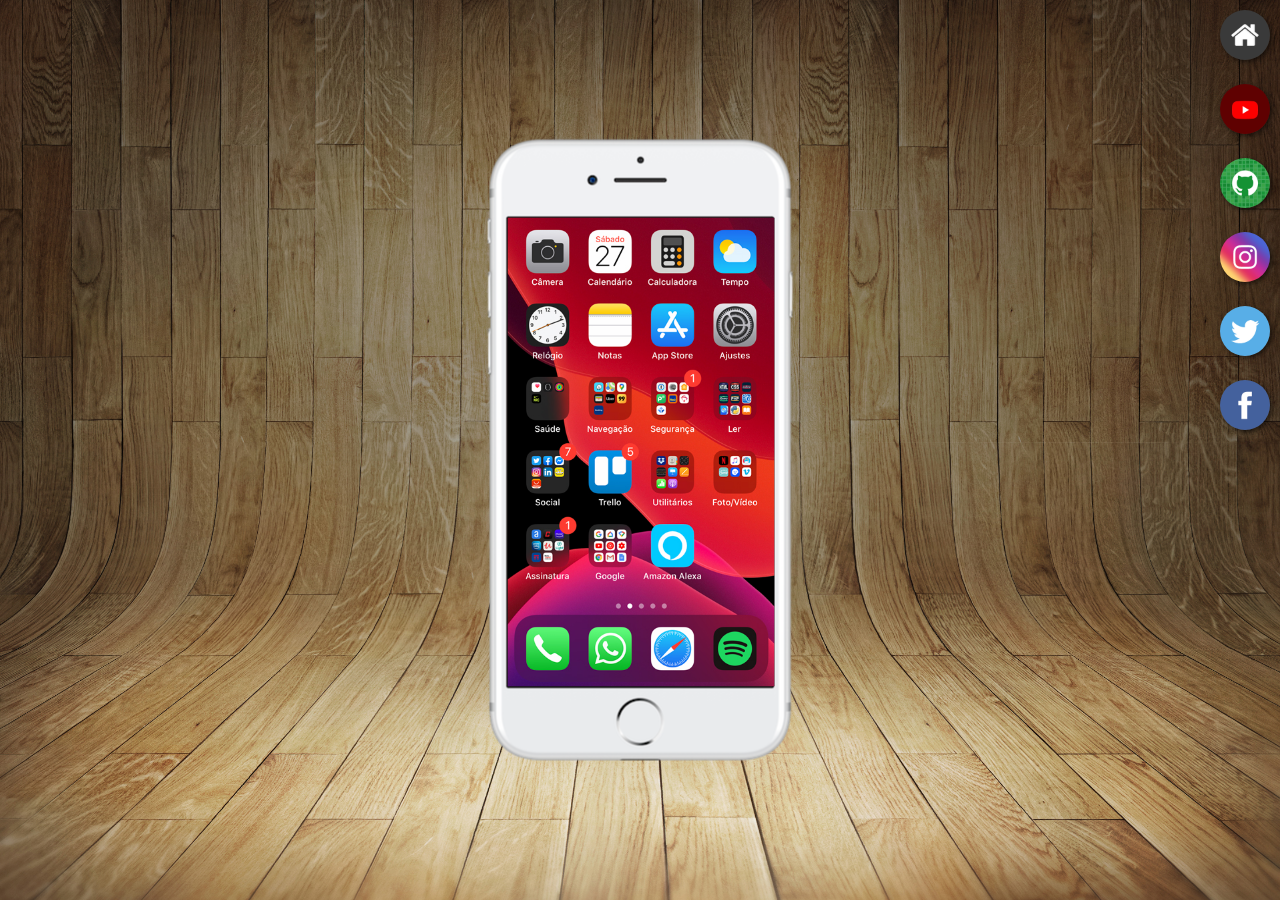
<file: Index.html>
<!DOCTYPE html>
<html lang="pt-br">
<head>
    <meta charset="UTF-8">
    <meta http-equiv="X-UA-Compatible" content="IE=edge">
    <meta name="viewport" content="width=device-width, initial-scale=1.
    0">
    <link rel="shortcut icon" href="imagens/favicon.ico" type="image/x-icon">
    <link rel="stylesheet" href="style/style.css">
    <title>Projeto Redes Sociais</title>
</head>
<body>
    <main>
        <section id="telefone">
            <iframe src="home.html" frameborder="0" name="tela" id="tela">Seu navegodor não é compatível.</iframe>
        </section>
        <section id="redes-sociais">
            <a href="home.html" target="tela"><img src="imagens/logo-home.jpg" alt="home"></a><br>
            <a href="youtube.html" target="tela"><img src="imagens/logo-youtube.jpg" alt="youtube"></a><br>
            <a href="github.html" target="tela"><img src="imagens/logo-github.jpg" alt="github"></a><br>
            <a href="instagram.html" target="tela"><img src="imagens/logo-instagram.jpg" alt="instagram"></a><br>
            <a href="twitter.html" target="tela"><img src="imagens/logo-twitter.jpg" alt="twitter"></a><br>
            <a href="facebook.html" target="tela"><img src="imagens/logo-facebook.jpg" alt="facebook"></a>
        </section>
    </main>
</body>
</html>
</file>
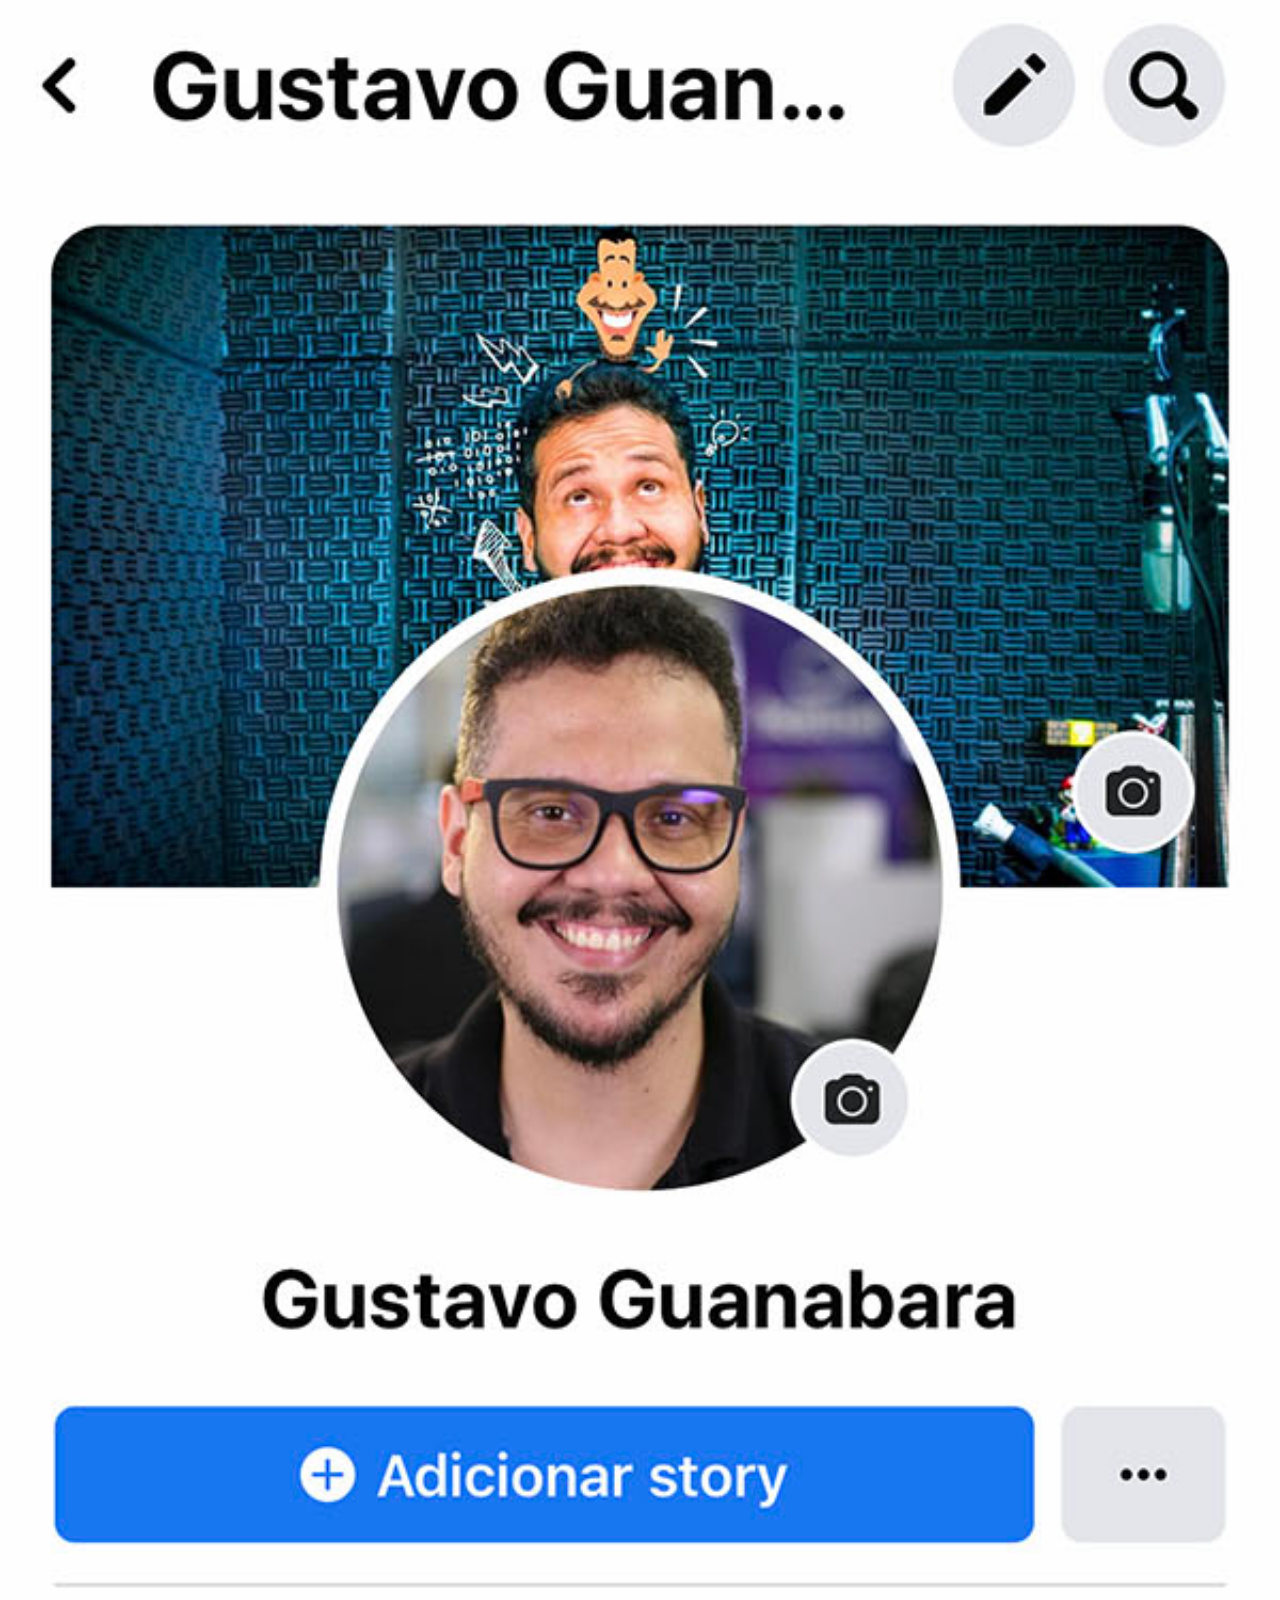
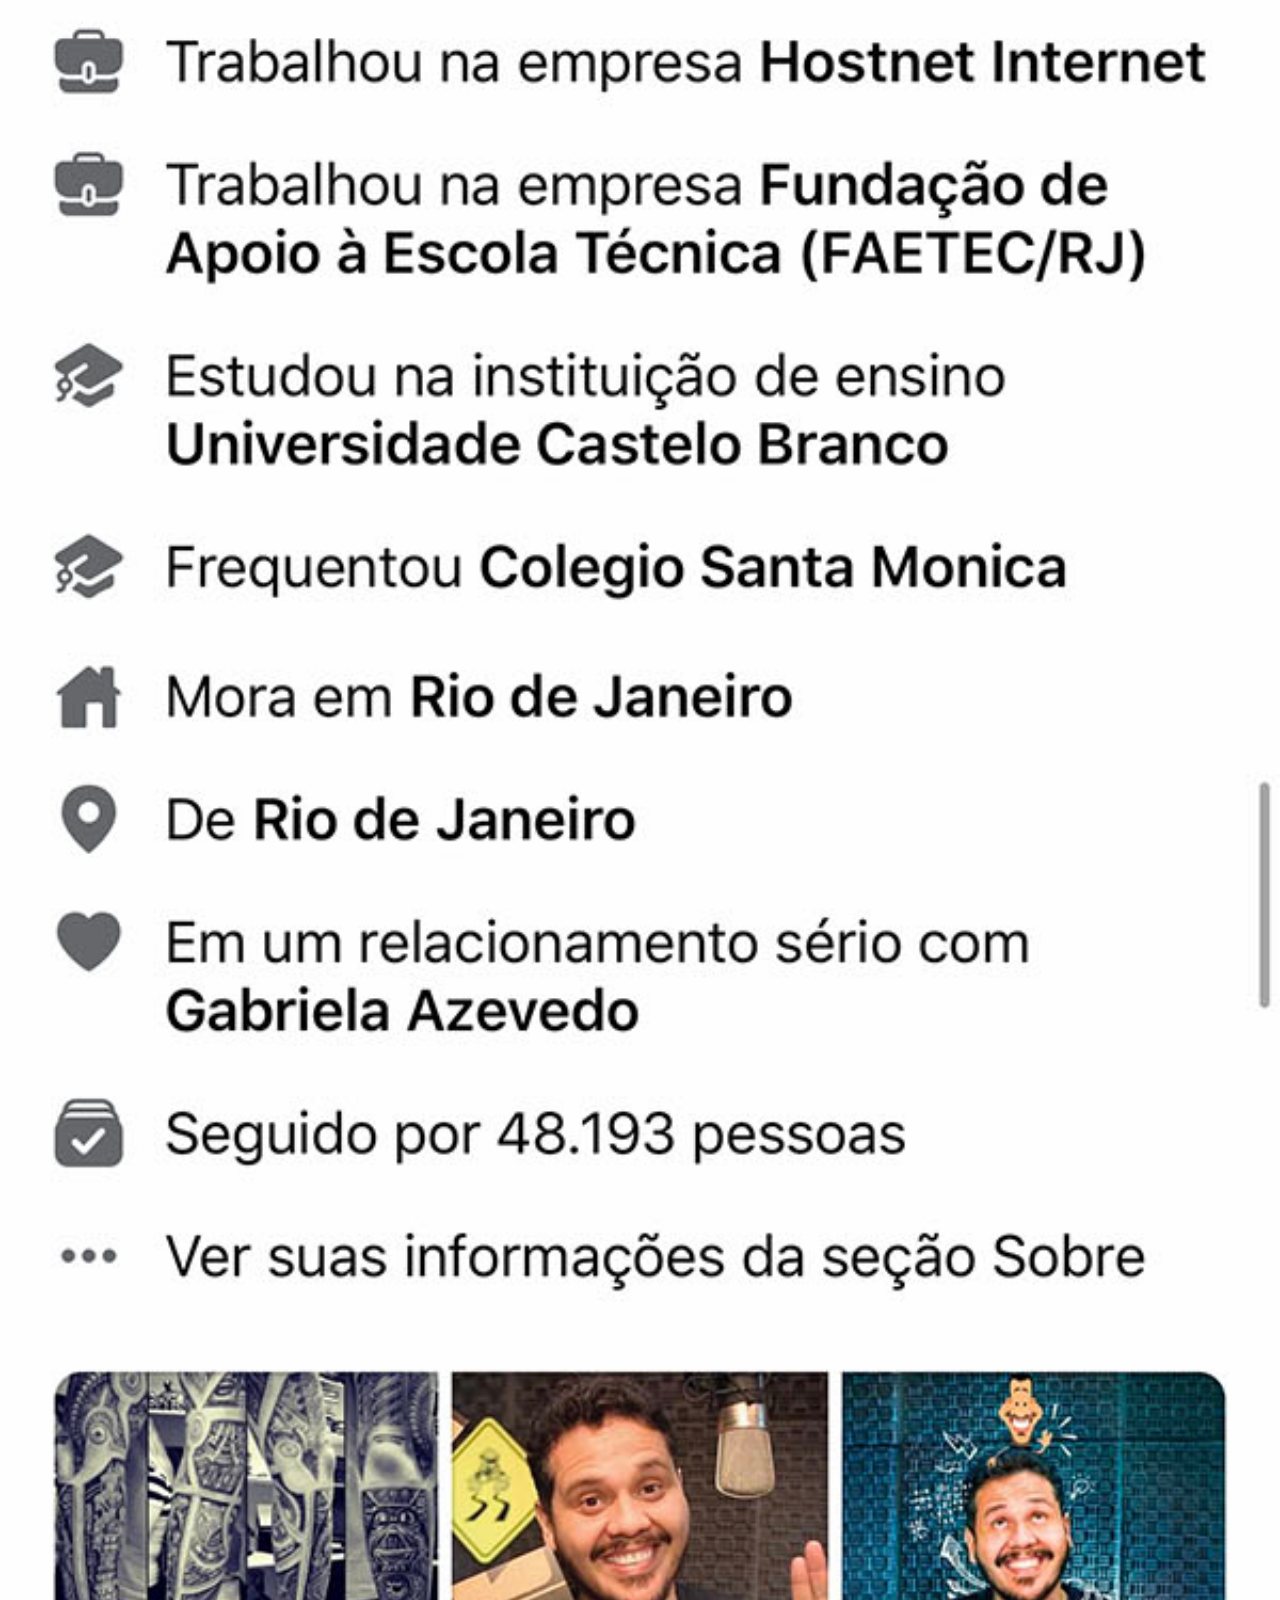
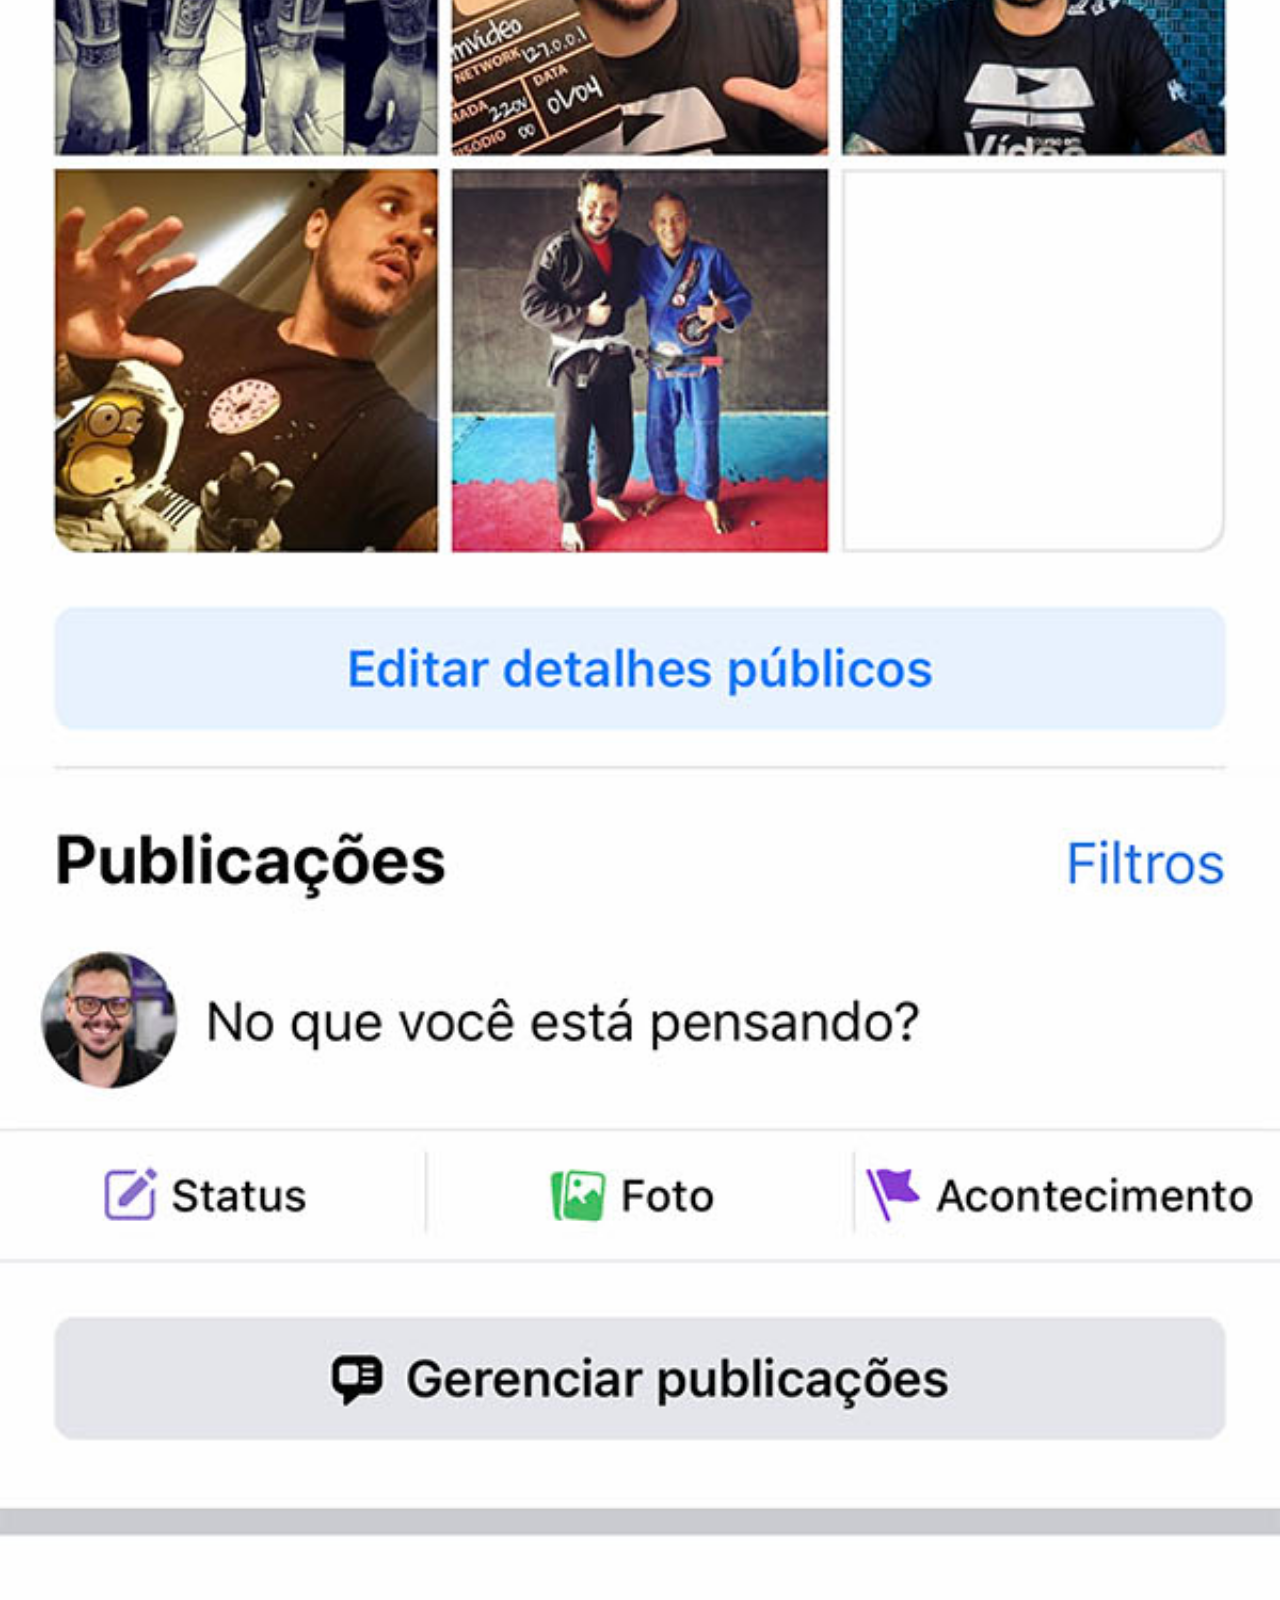
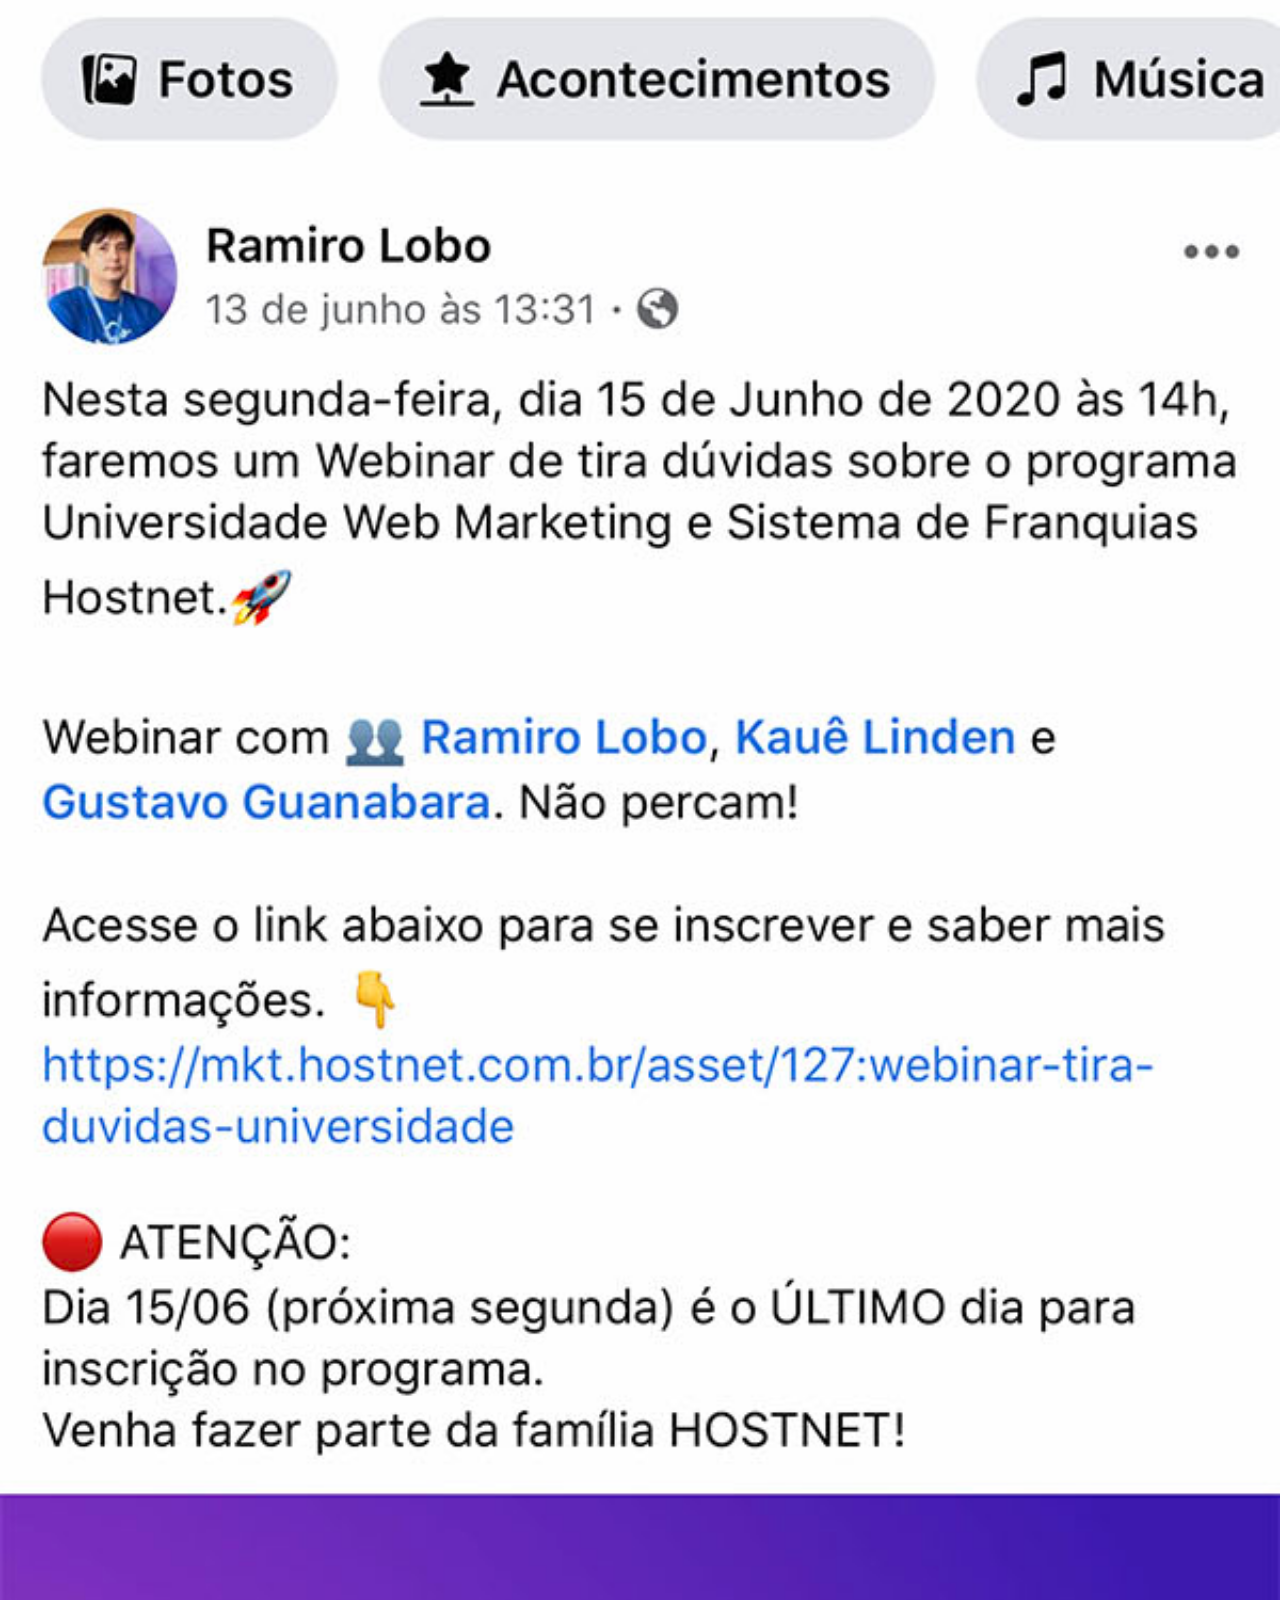
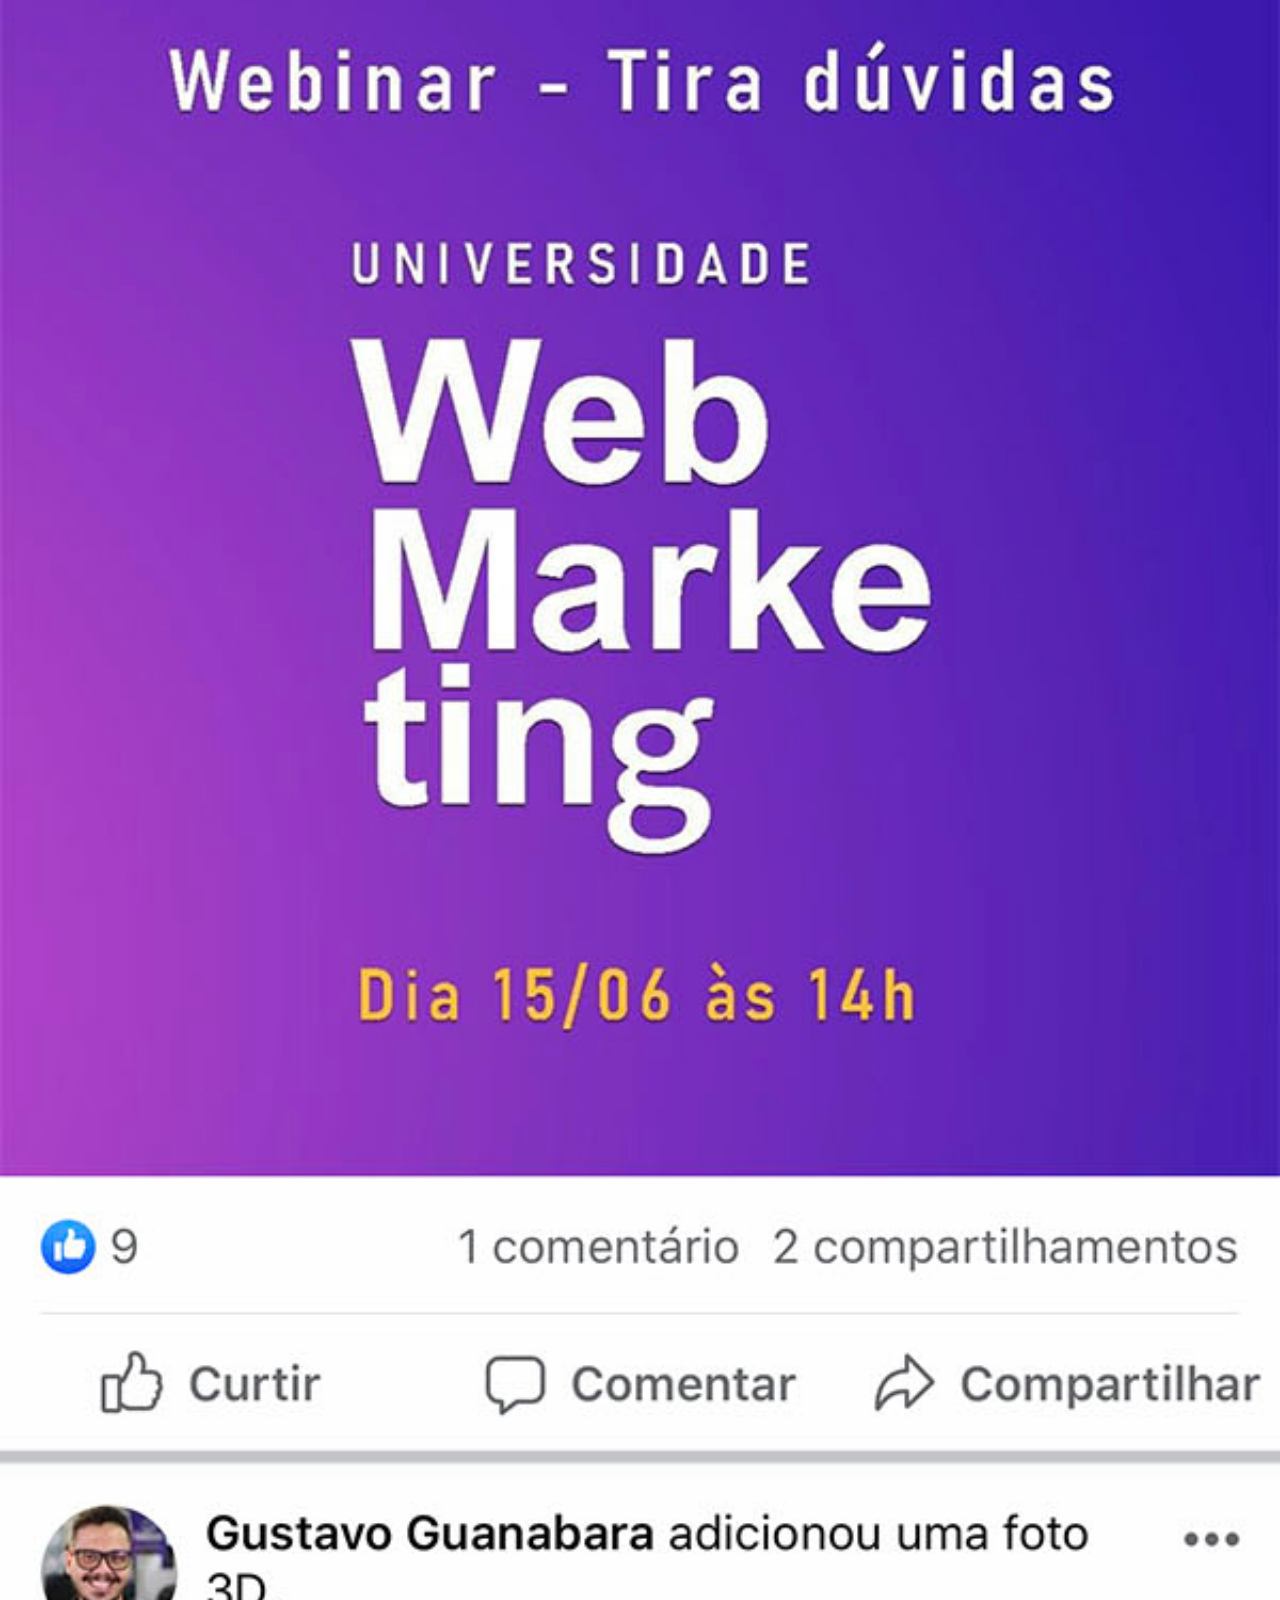
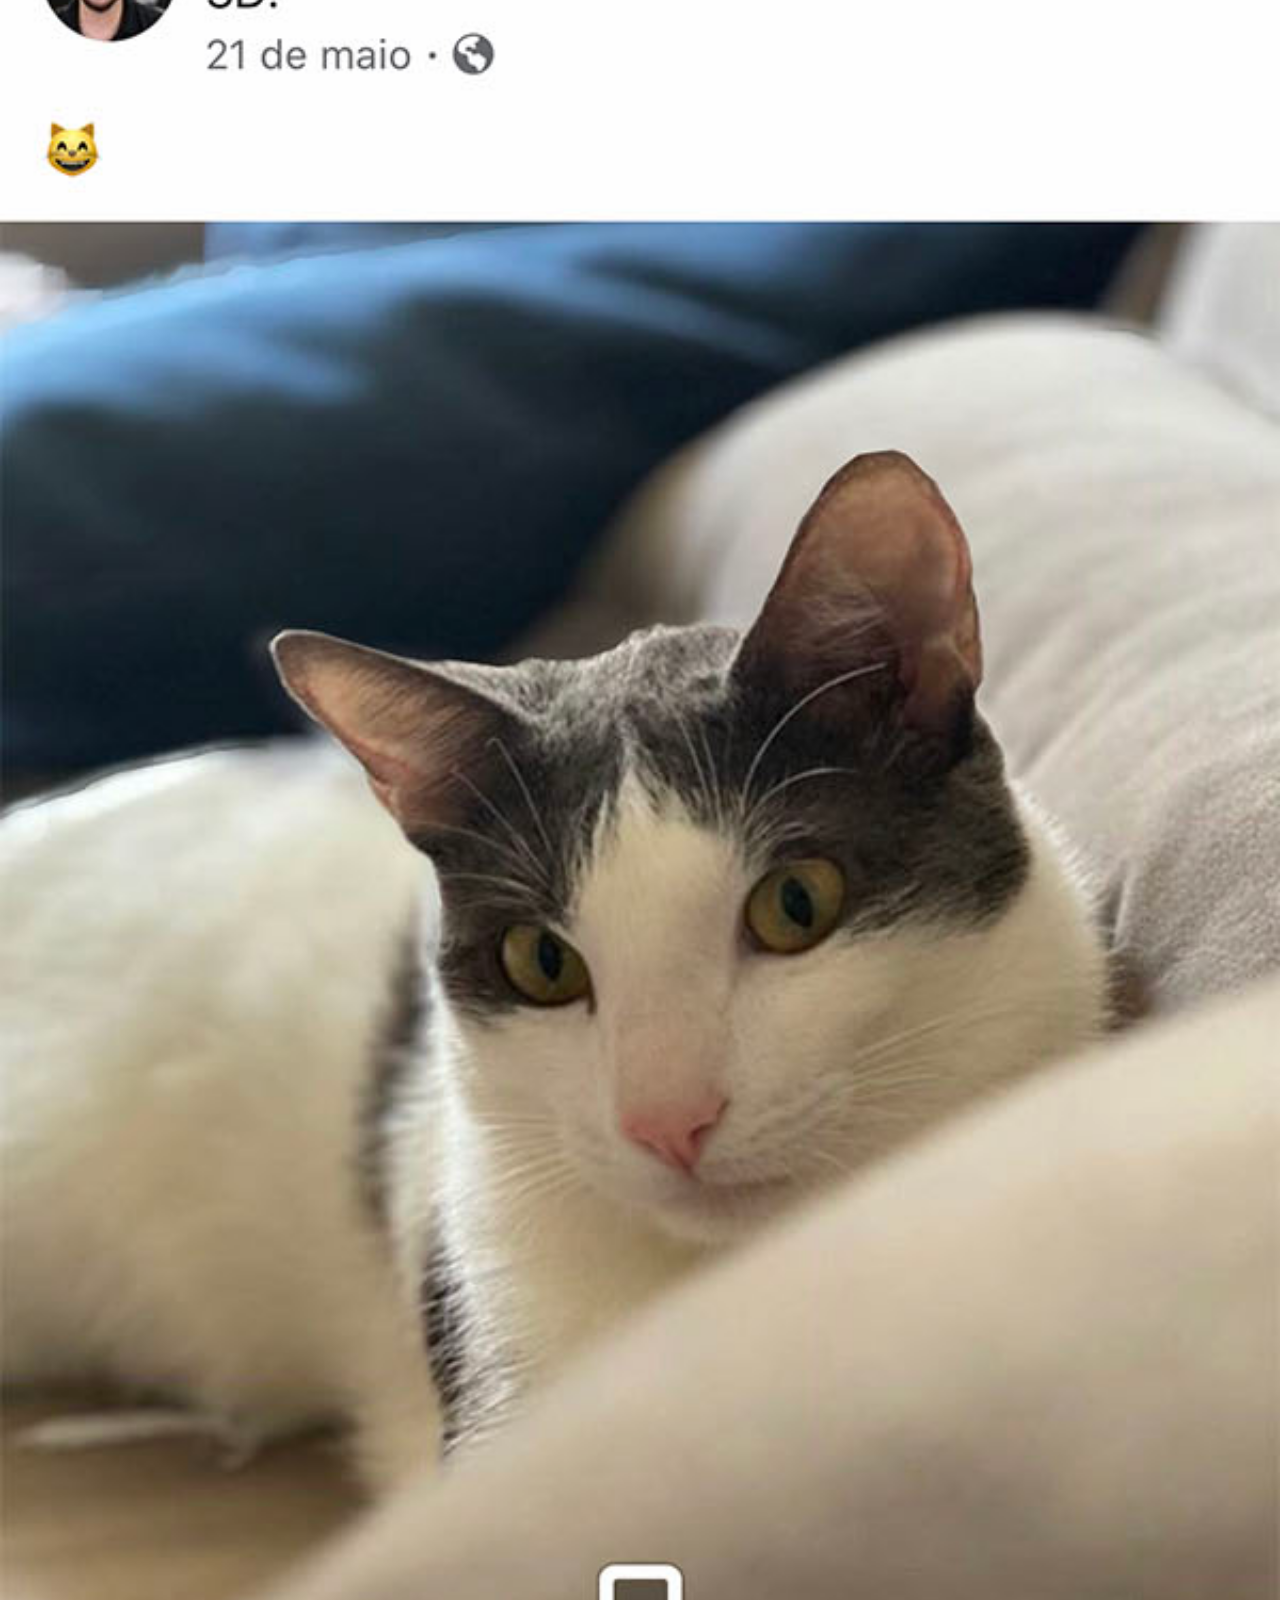
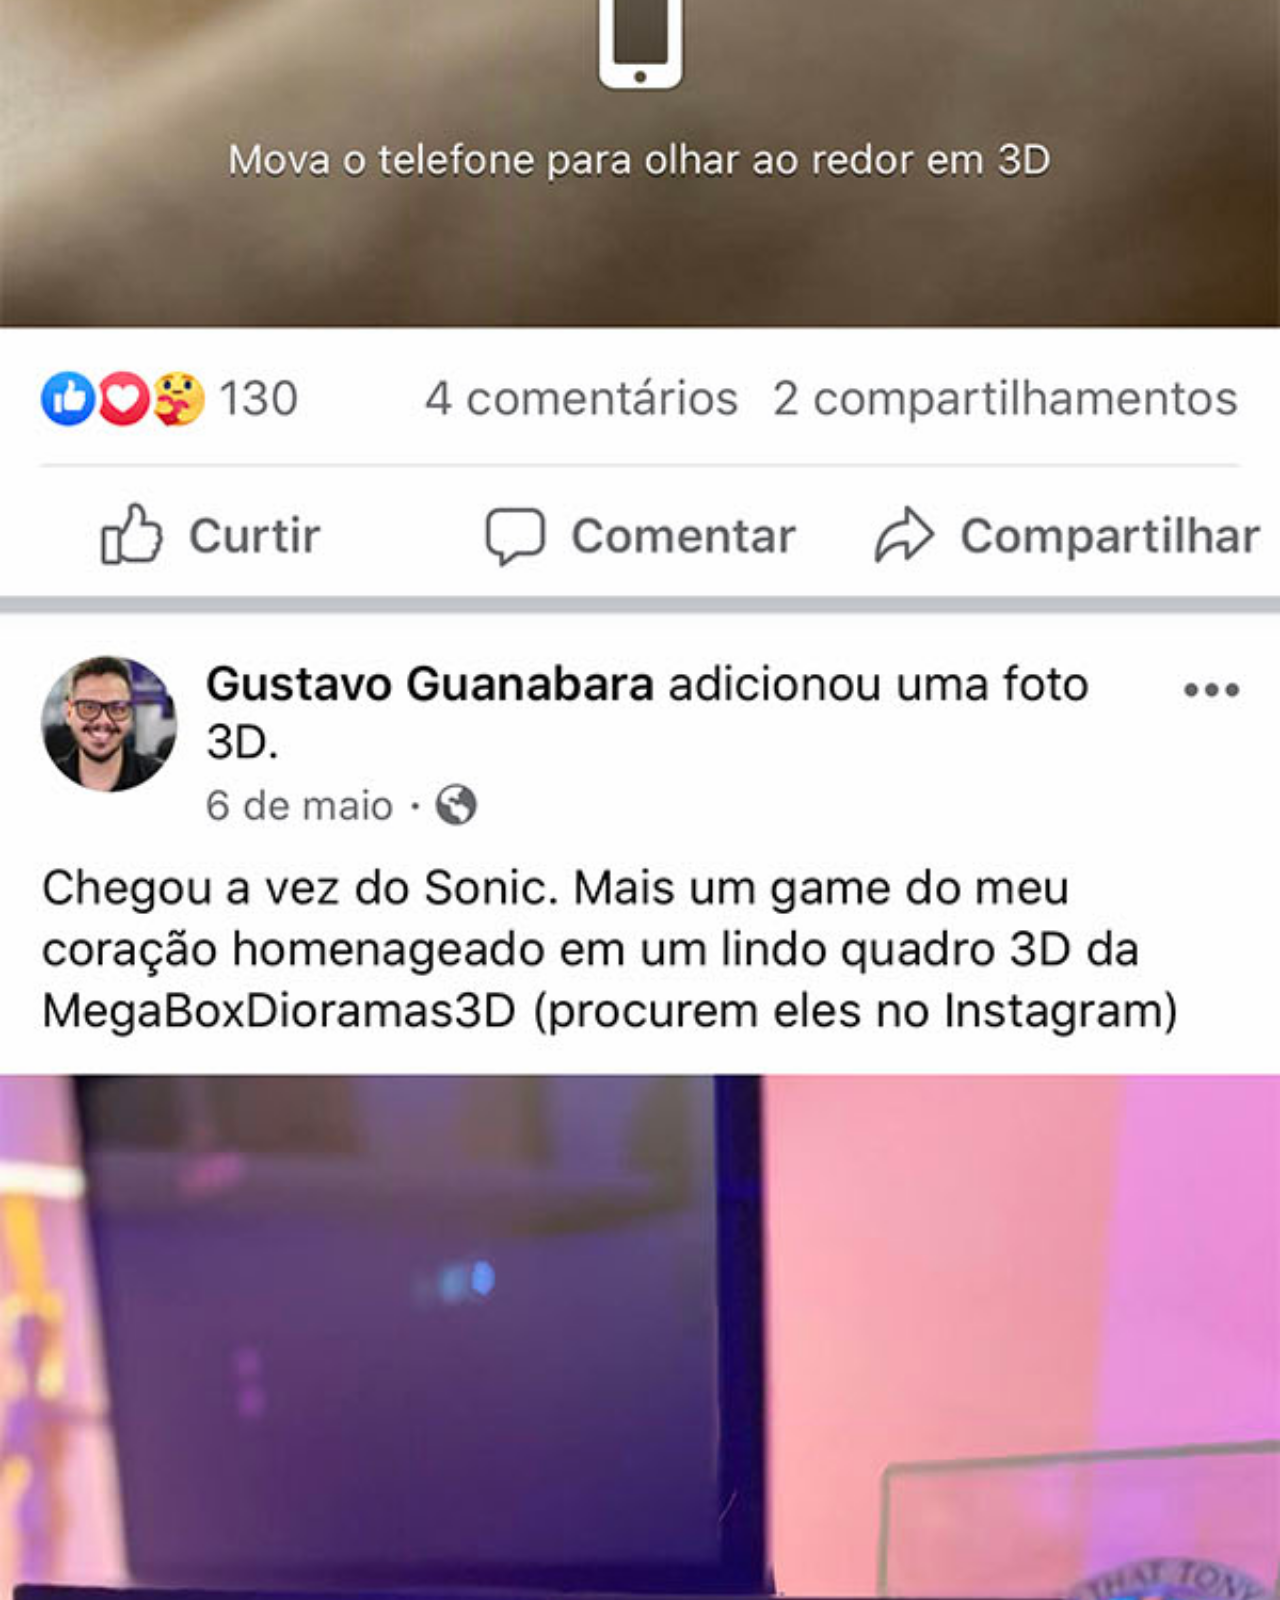
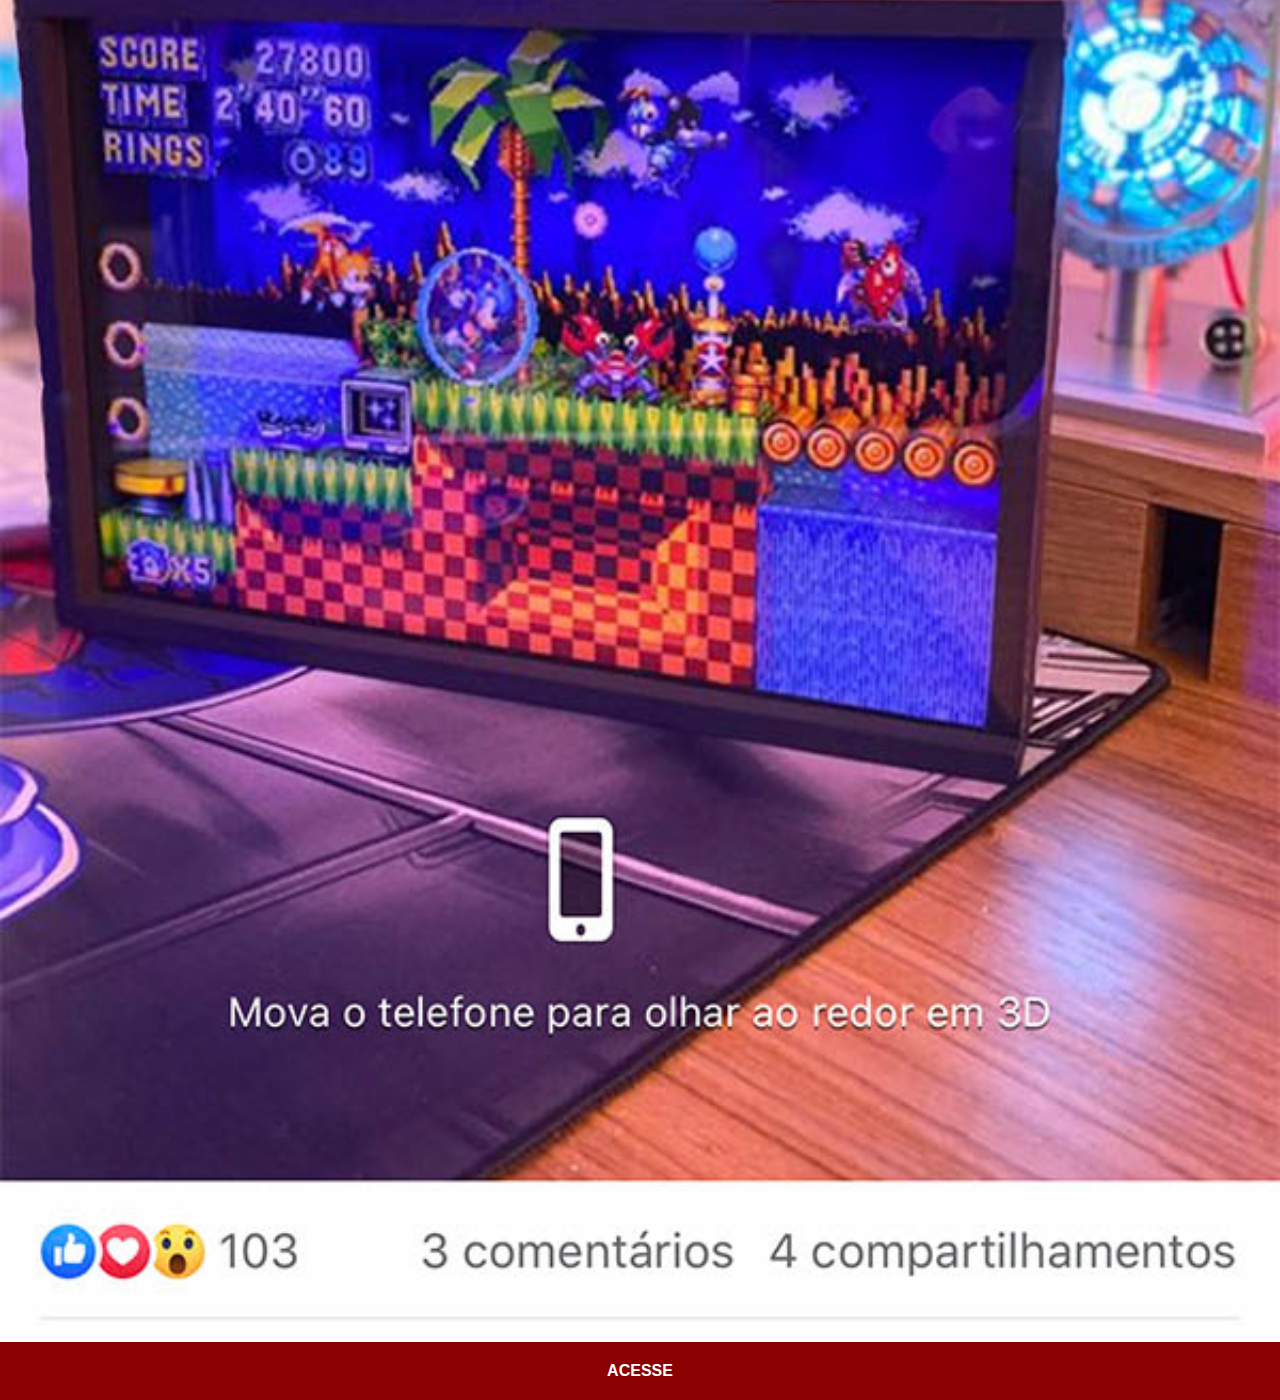
<file: facebook.html>
<!DOCTYPE html>
<html lang="pt-br">
<head>
    <meta charset="UTF-8">
    <meta http-equiv="X-UA-Compatible" content="IE=edge">
    <meta name="viewport" content="width=device-width, initial-scale=1.0">
    <title>Página facebook</title>
    <link rel="stylesheet" href="style/social.css">
</head>
<body>
    <img src="imagens/tela-facebook.jpg" alt="Facebook">
    <a href="https://twitter.com/guanabara" target="_blank">ACESSE</a>
</body>
</html>
</file>
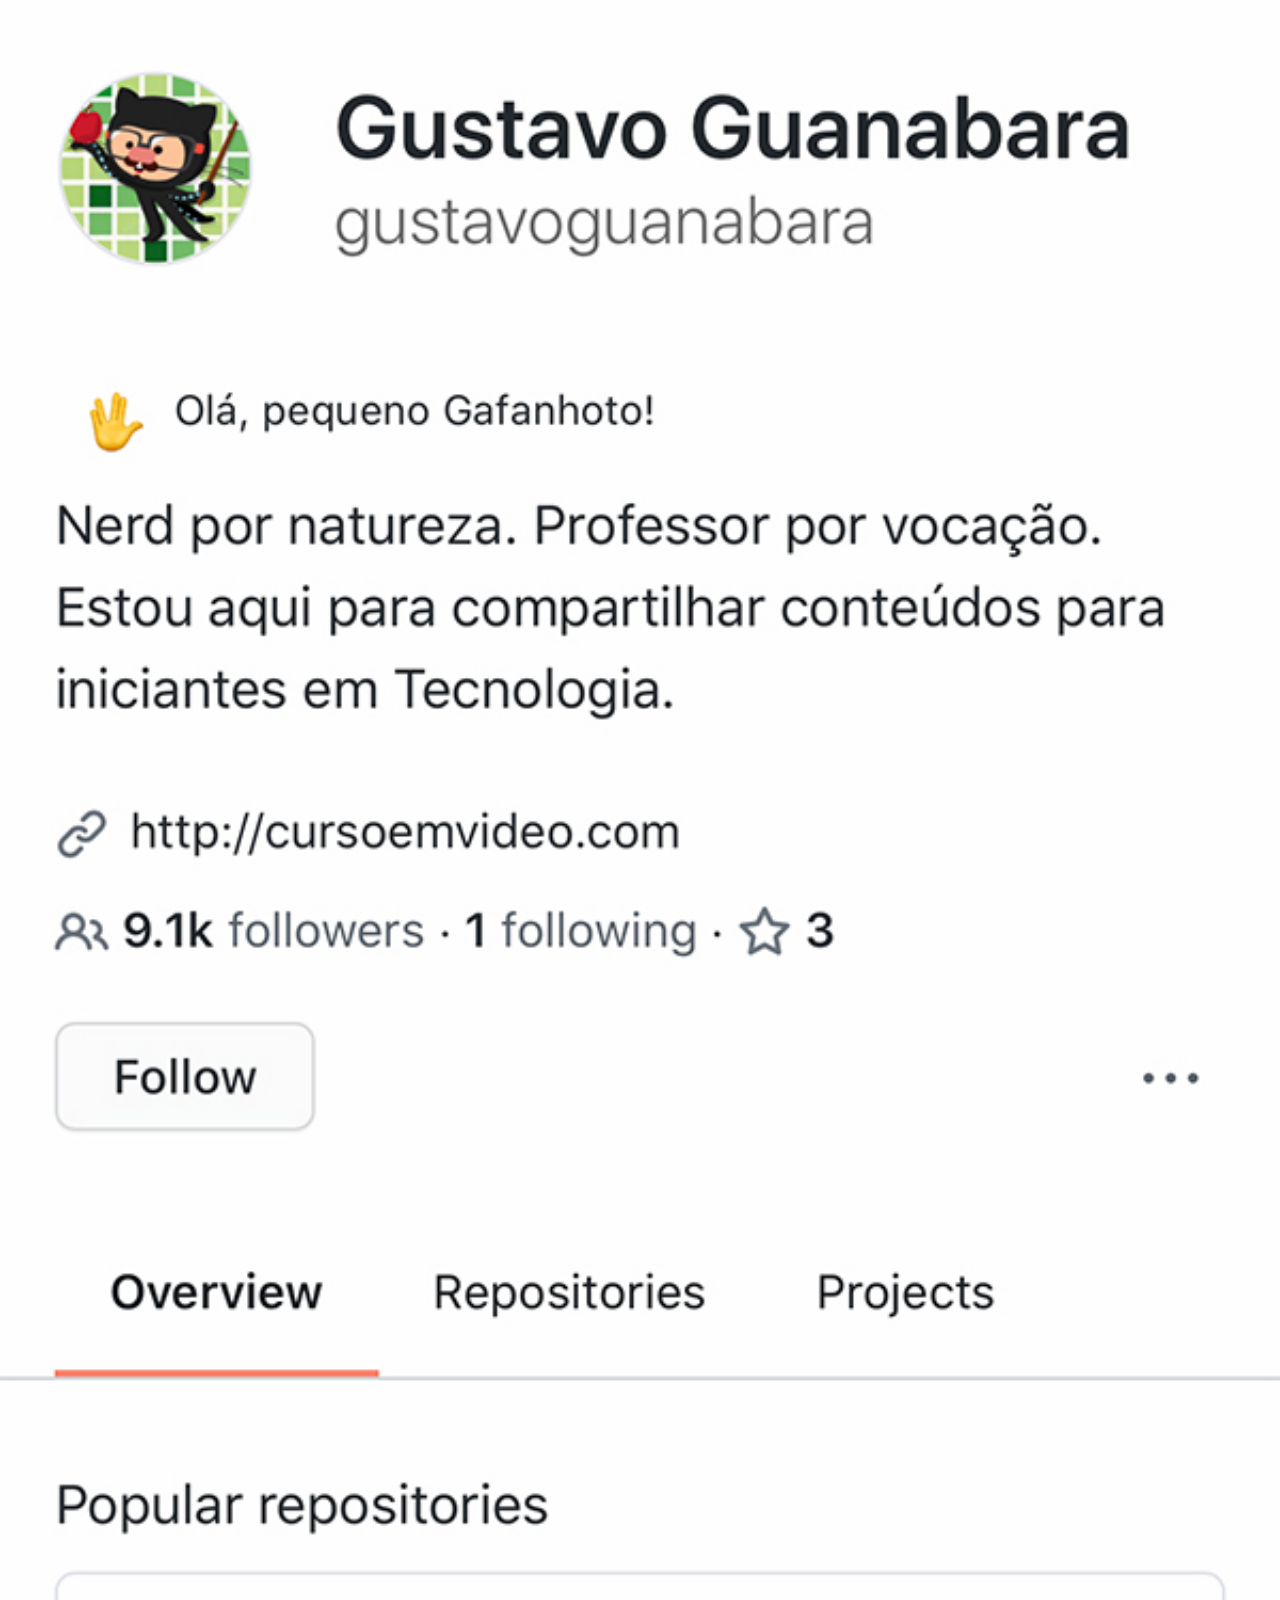
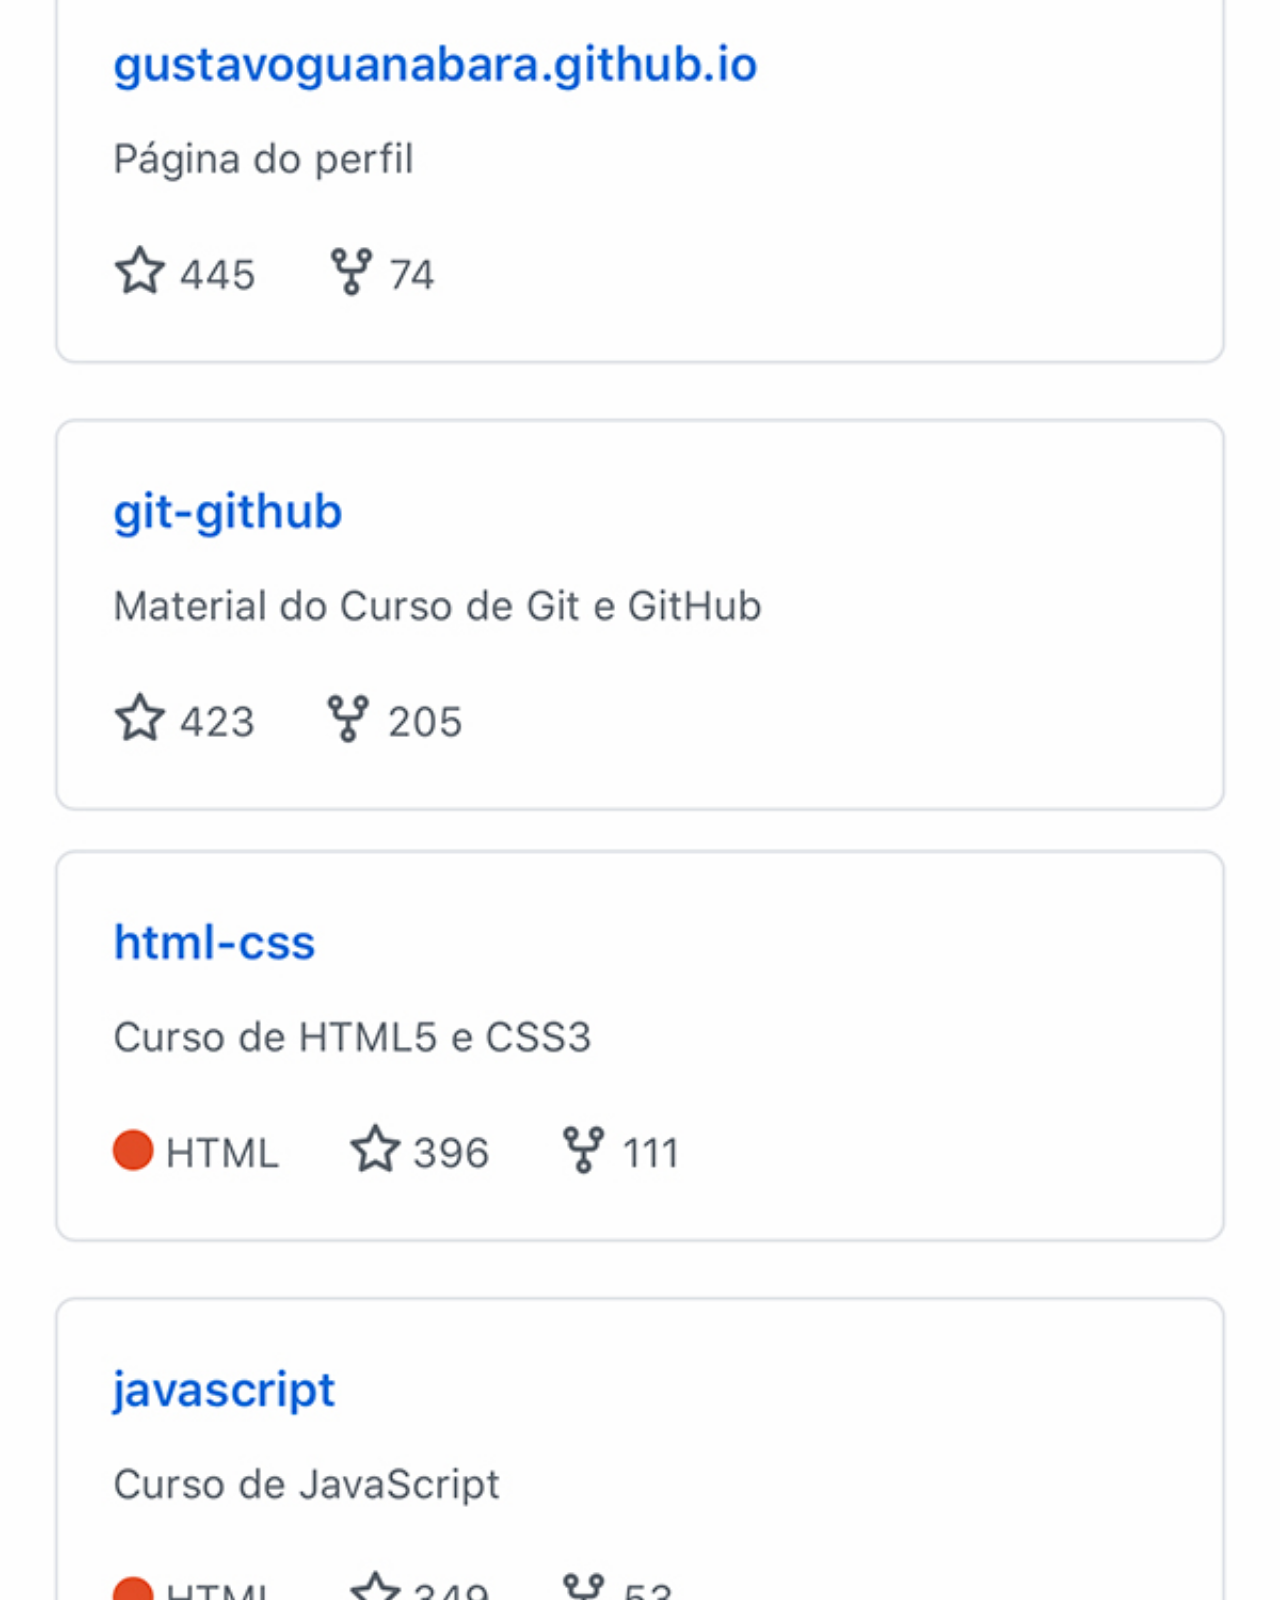
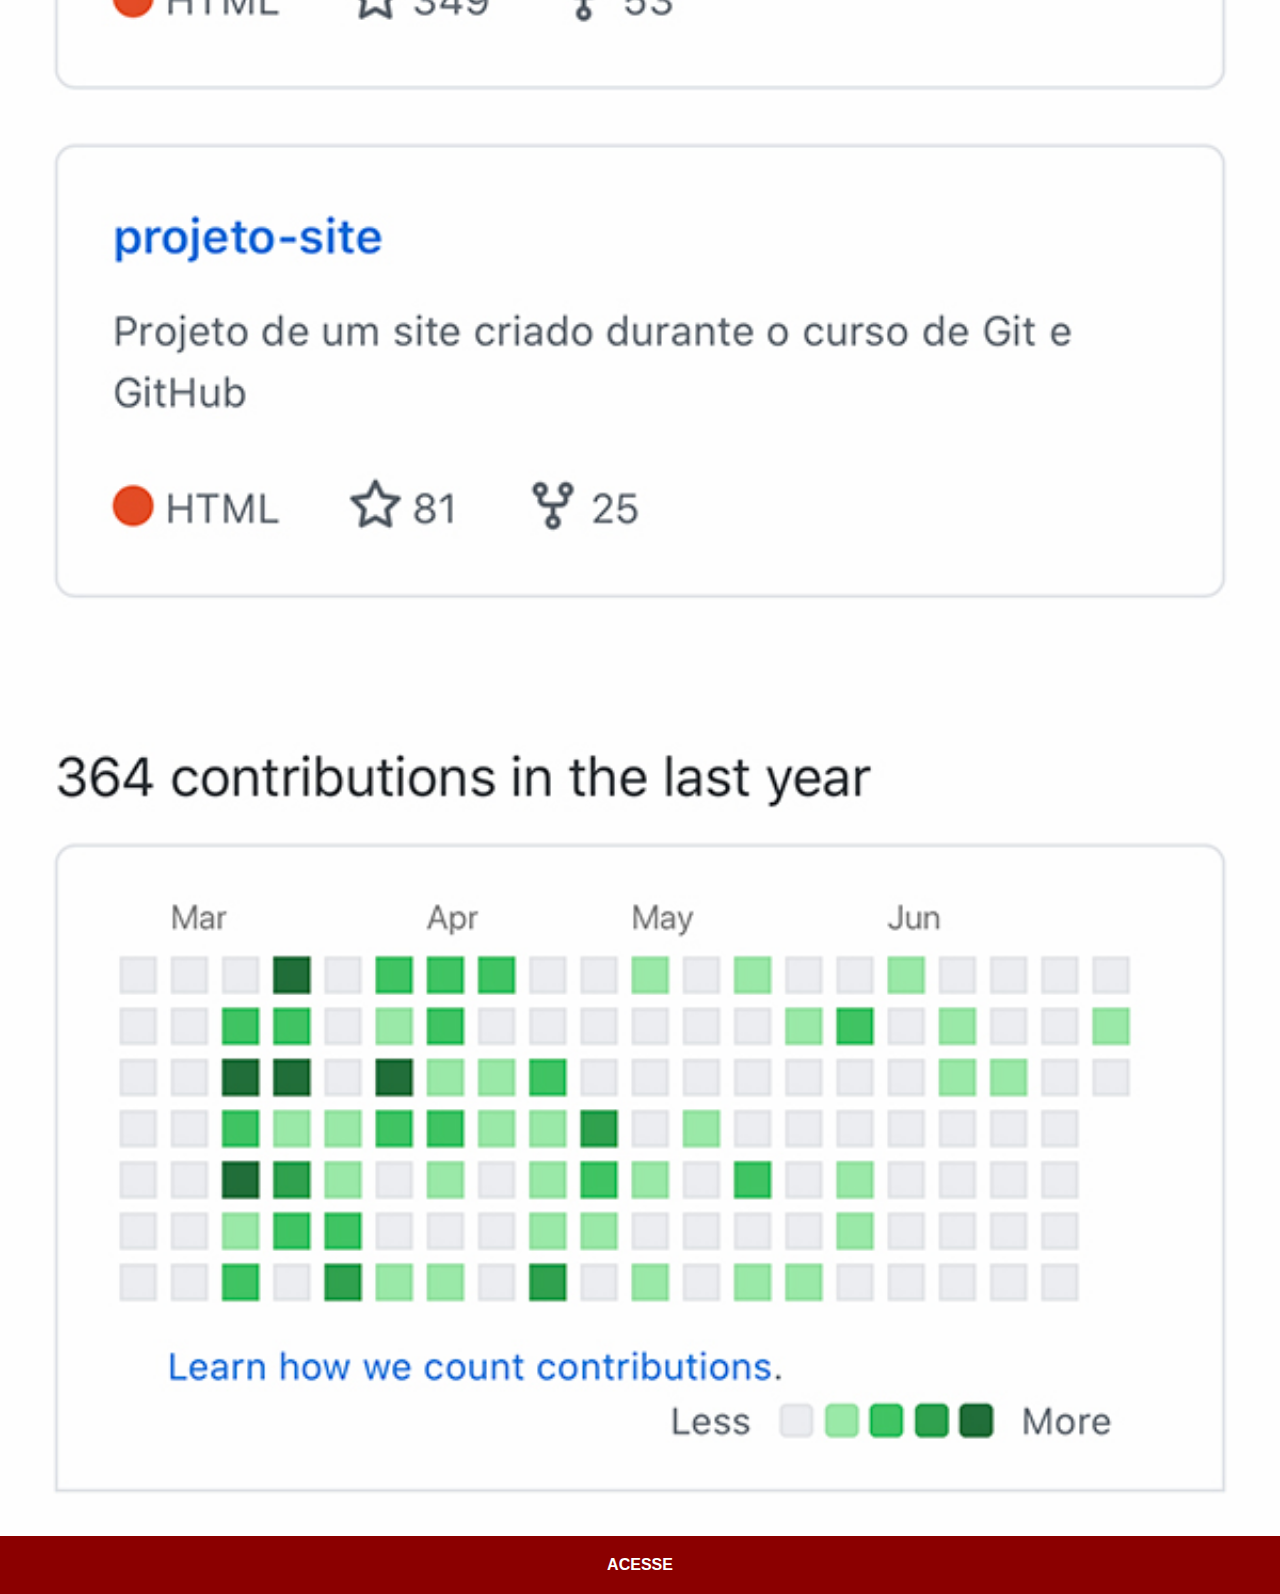
<file: github.html>
<!DOCTYPE html>
<html lang="pt-br">
<head>
    <meta charset="UTF-8">
    <meta http-equiv="X-UA-Compatible" content="IE=edge">
    <meta name="viewport" content="width=device-width, initial-scale=1.0">
    <title>Página github</title>
    <link rel="stylesheet" href="style/social.css">
</head>
<body>
    <img src="imagens/tela-github.jpg" alt="GitHub">
    <a href="https://github.com/gustavoguanabara" target="_blank">ACESSE</a>
</body>
</html>
</file>
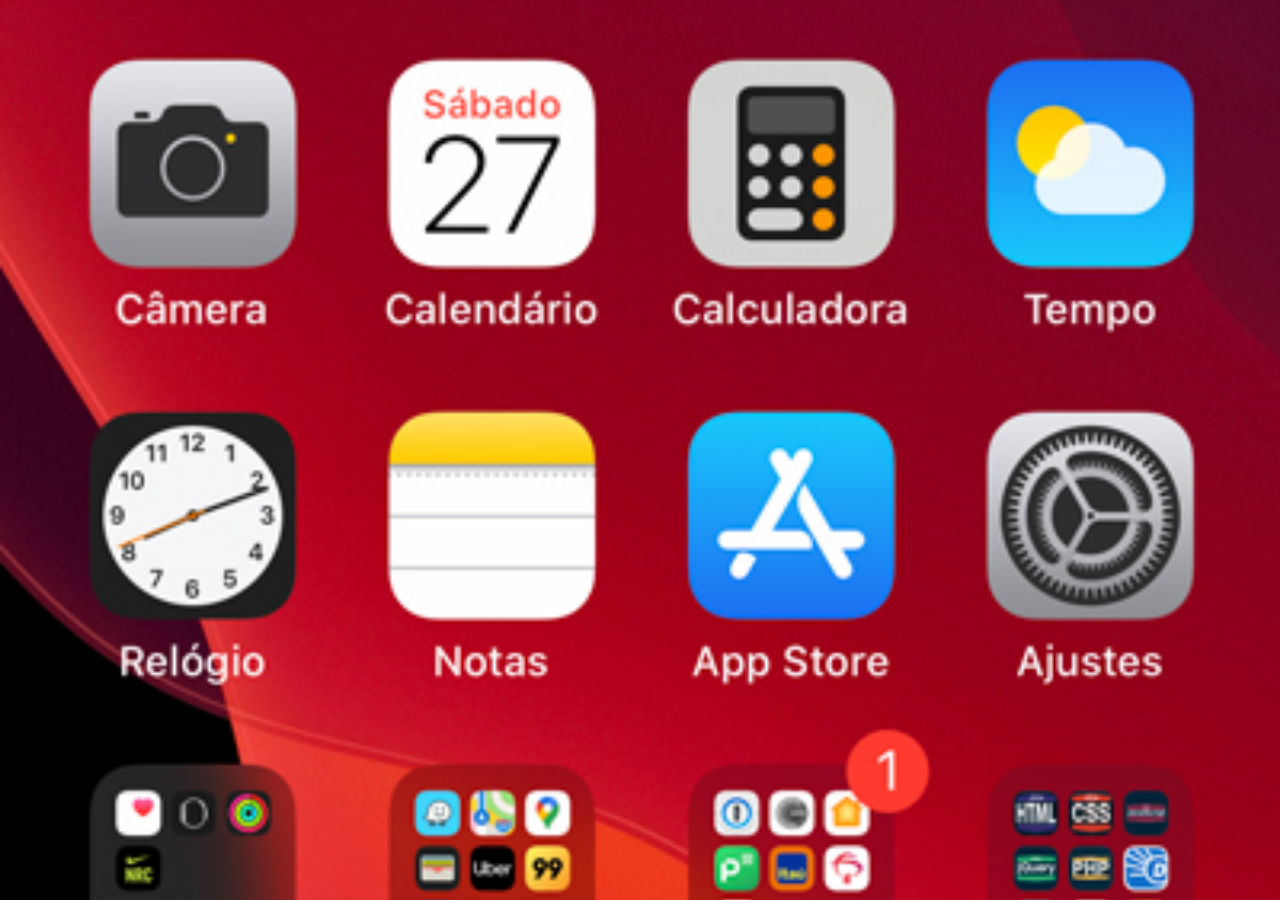
<file: home.html>
<!DOCTYPE html>
<html lang="pt-br">
<head>
    <meta charset="UTF-8">
    <meta http-equiv="X-UA-Compatible" content="IE=edge">
    <meta name="viewport" content="width=device-width, initial-scale=1.0">
    <title>Document</title>
    <style>
        * {
            margin: 0px;
            padding: 0px;
        }

        body {
            width: 100px;
            height: 100vh;
            background: black url('imagens/tela-home.jpg') no-repeat top center;
            background-size: cover;
        }
    </style>
</head>
<body>
    
</body>
</html>
</file>
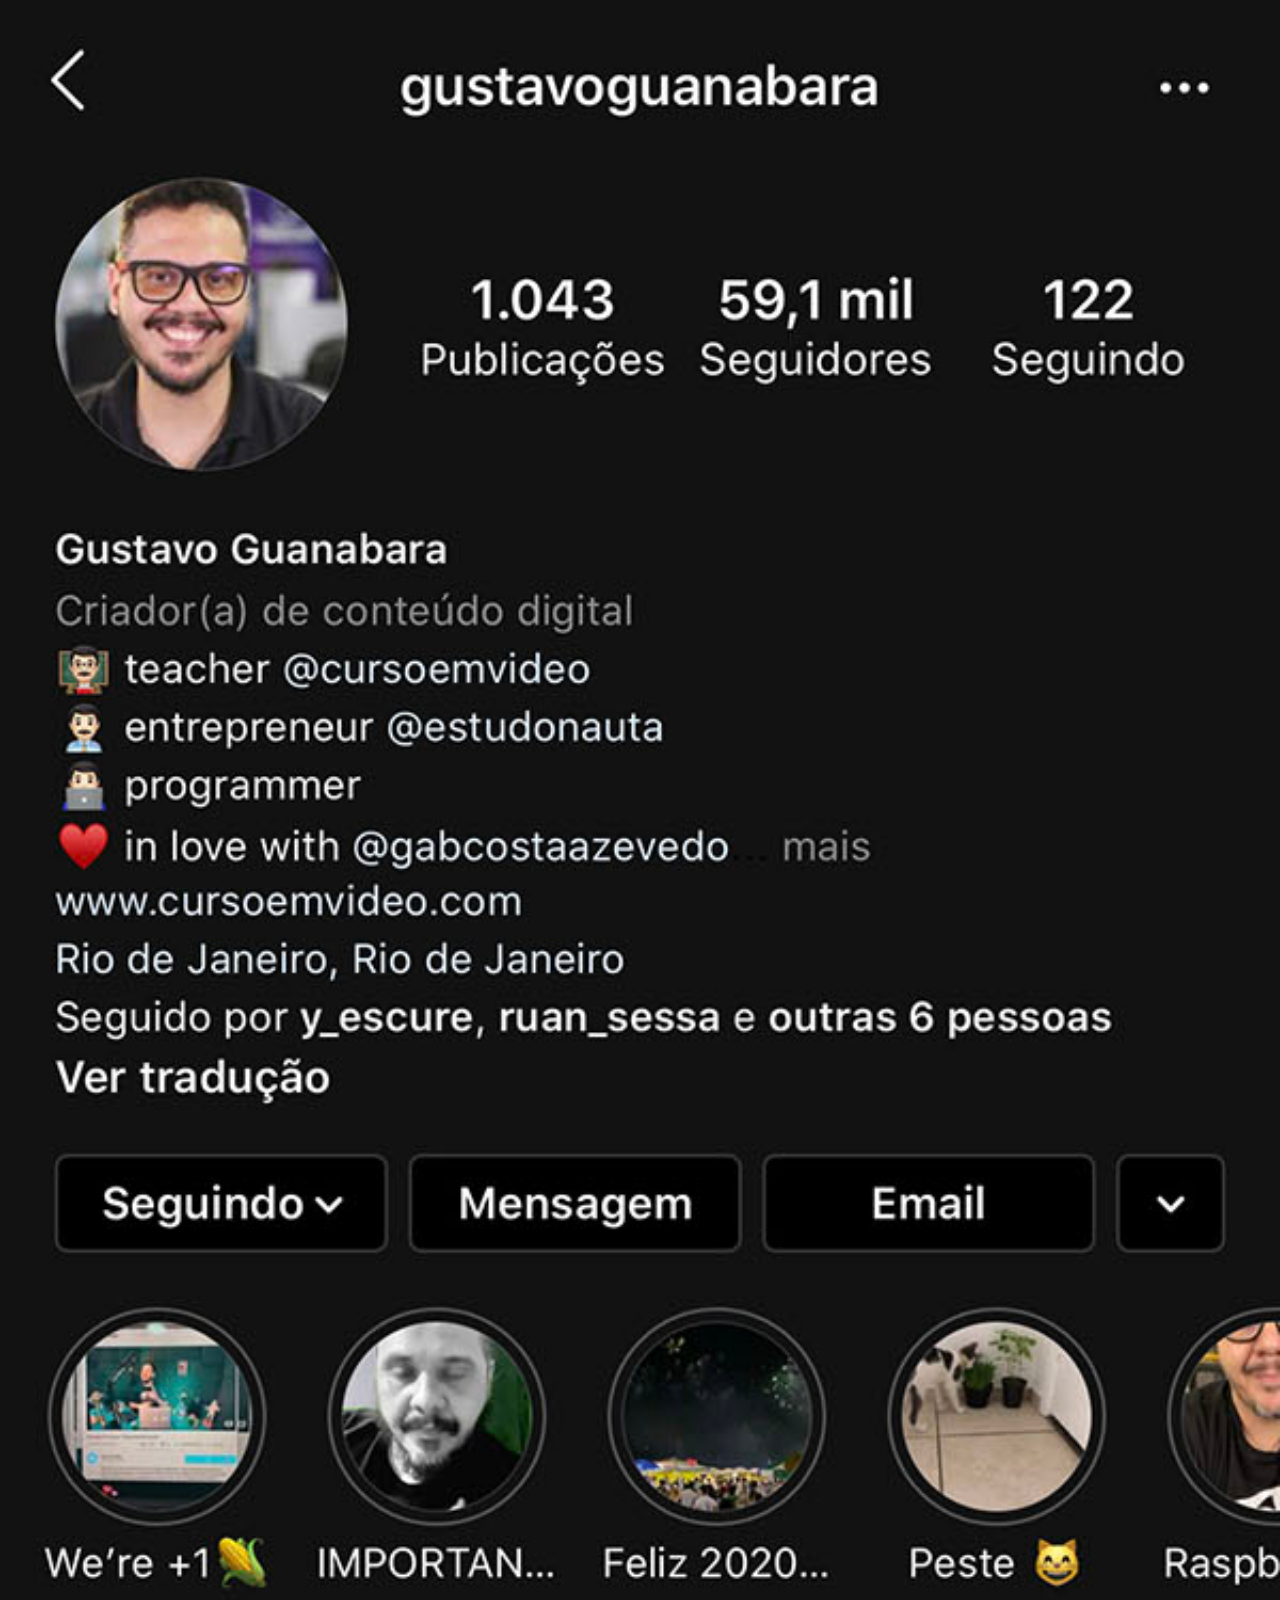
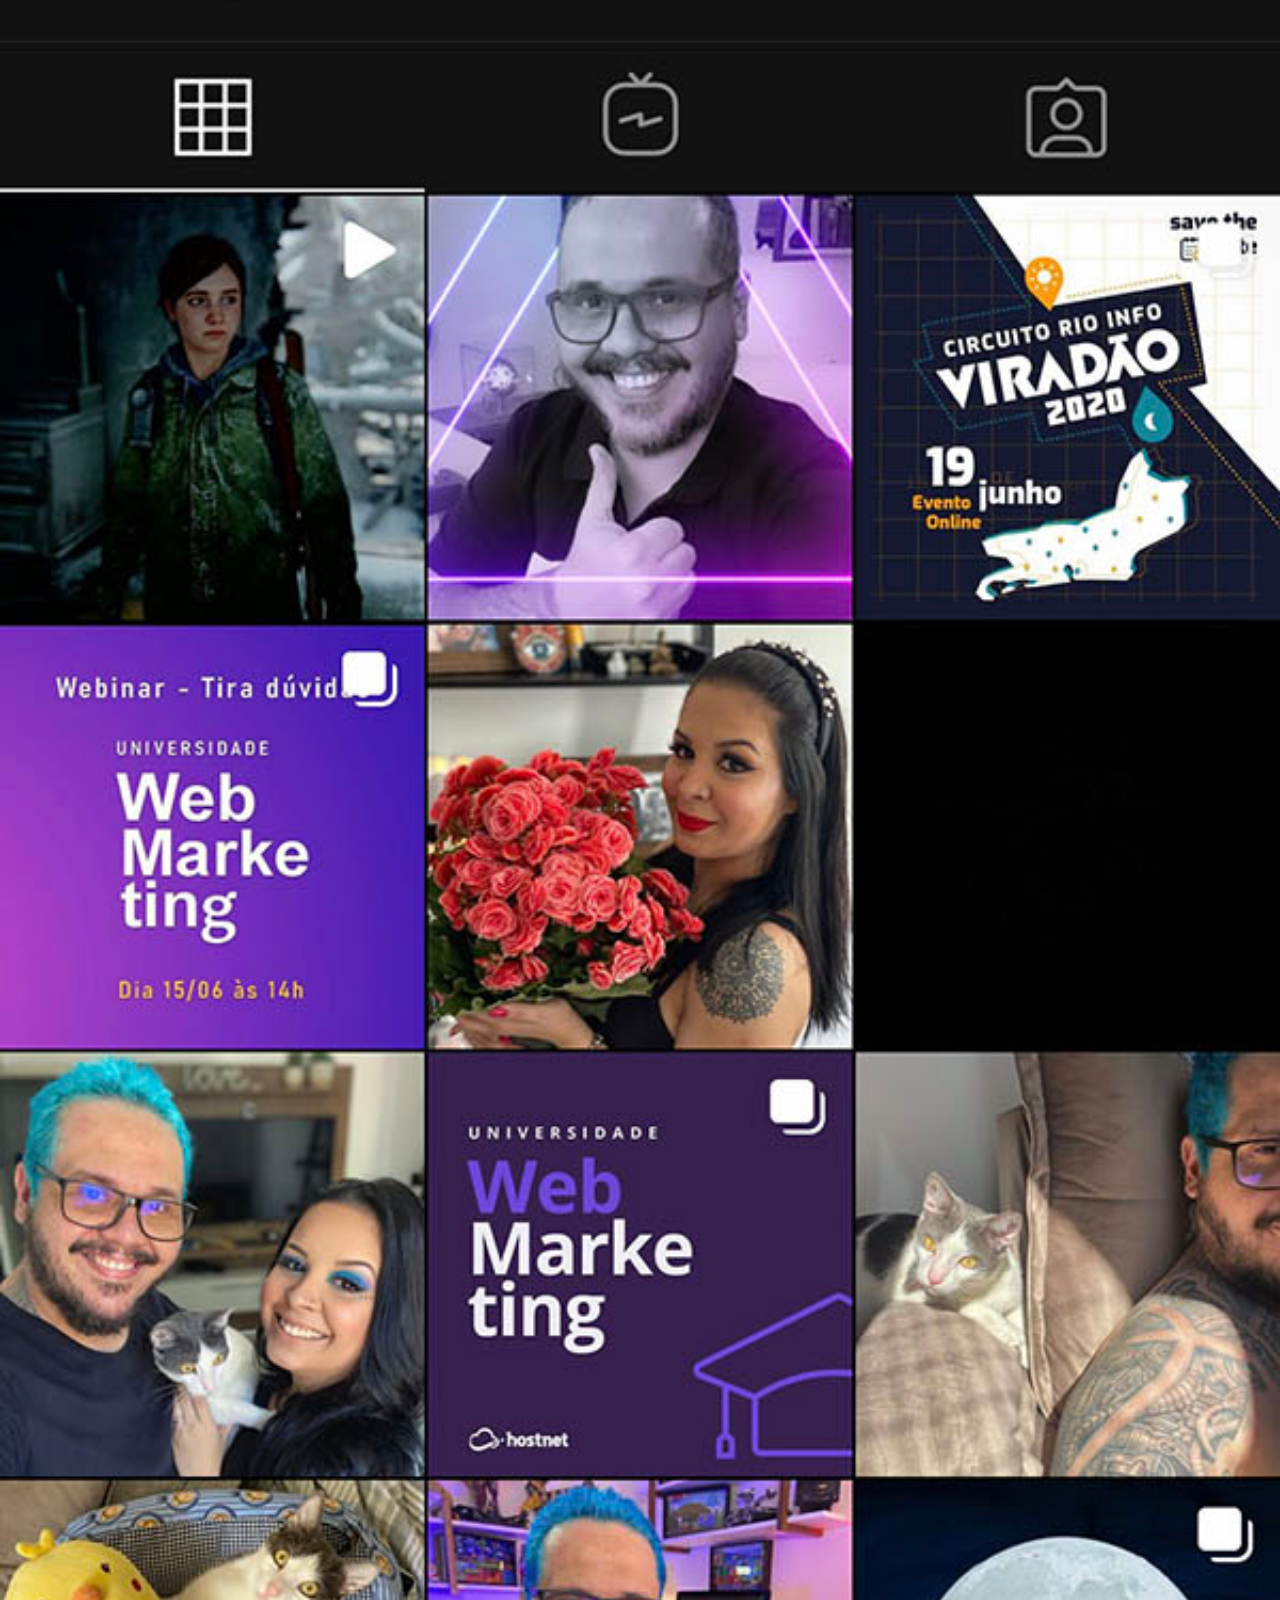
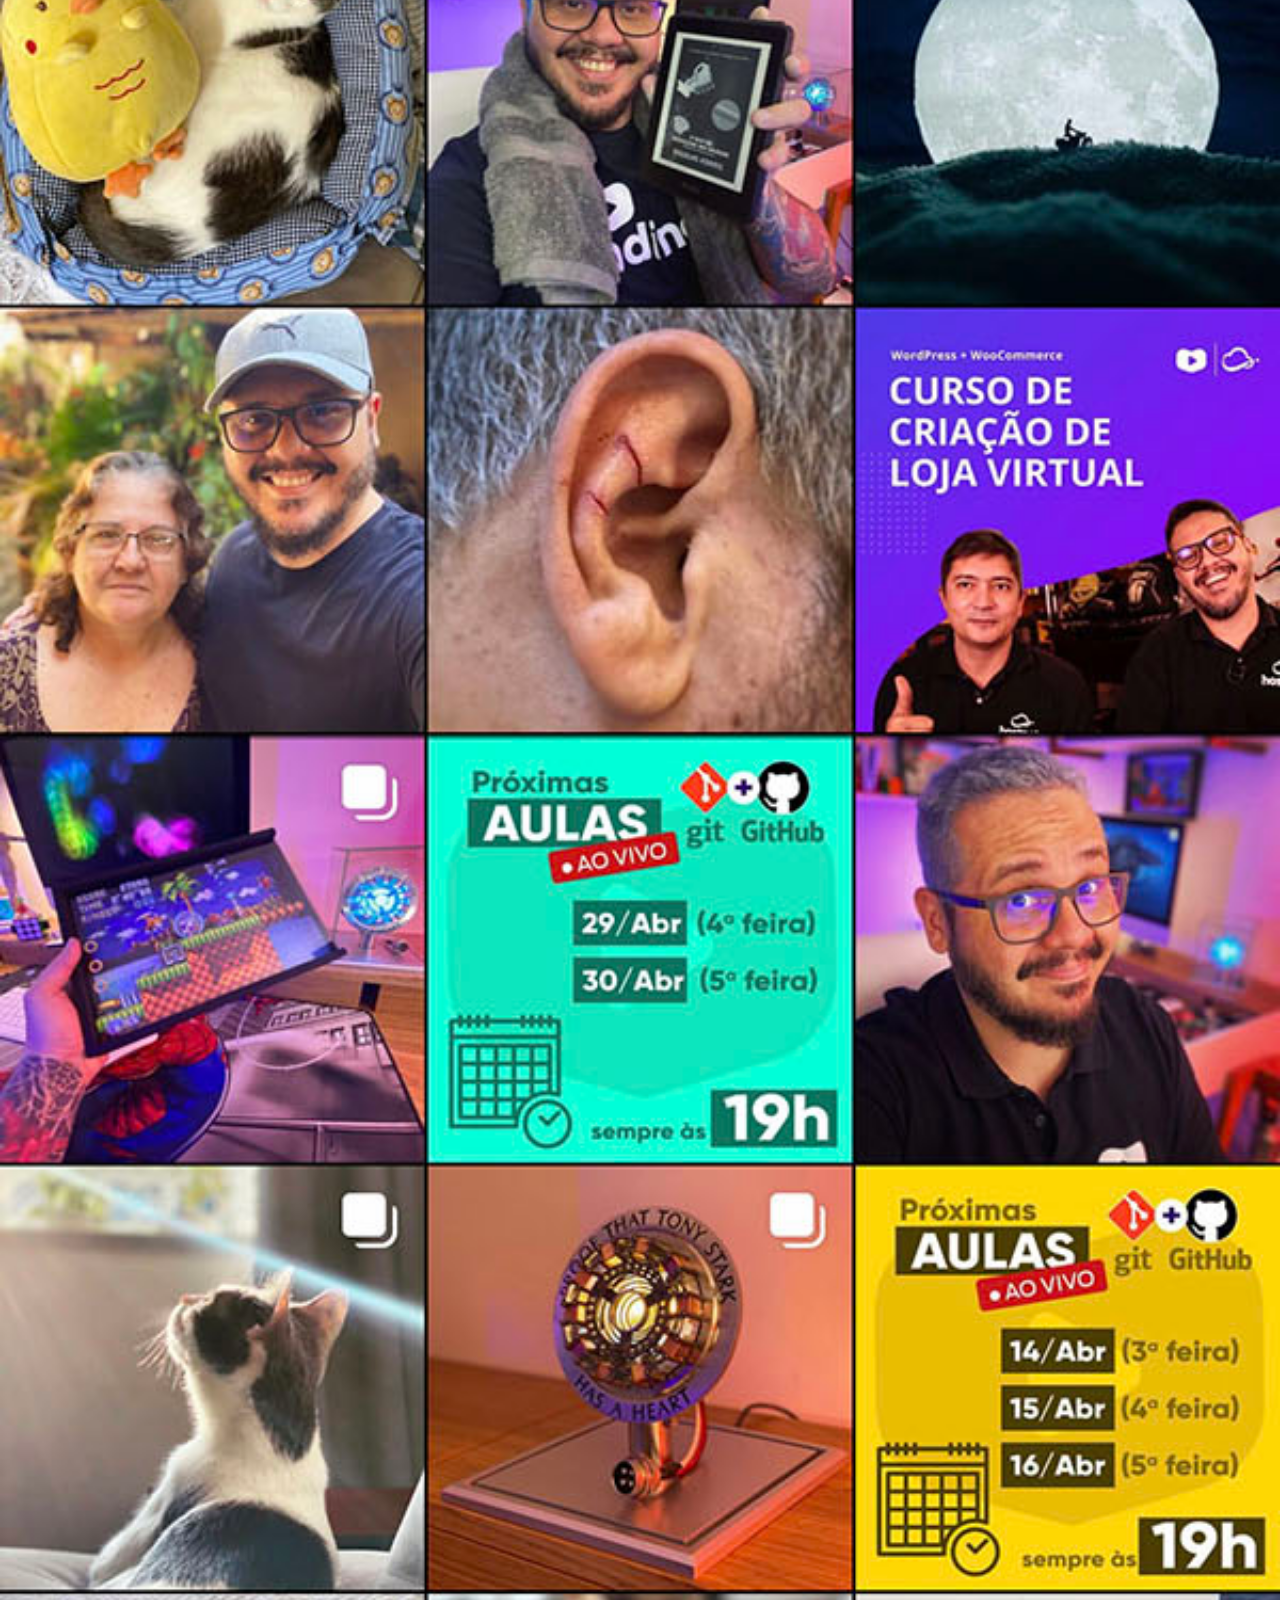
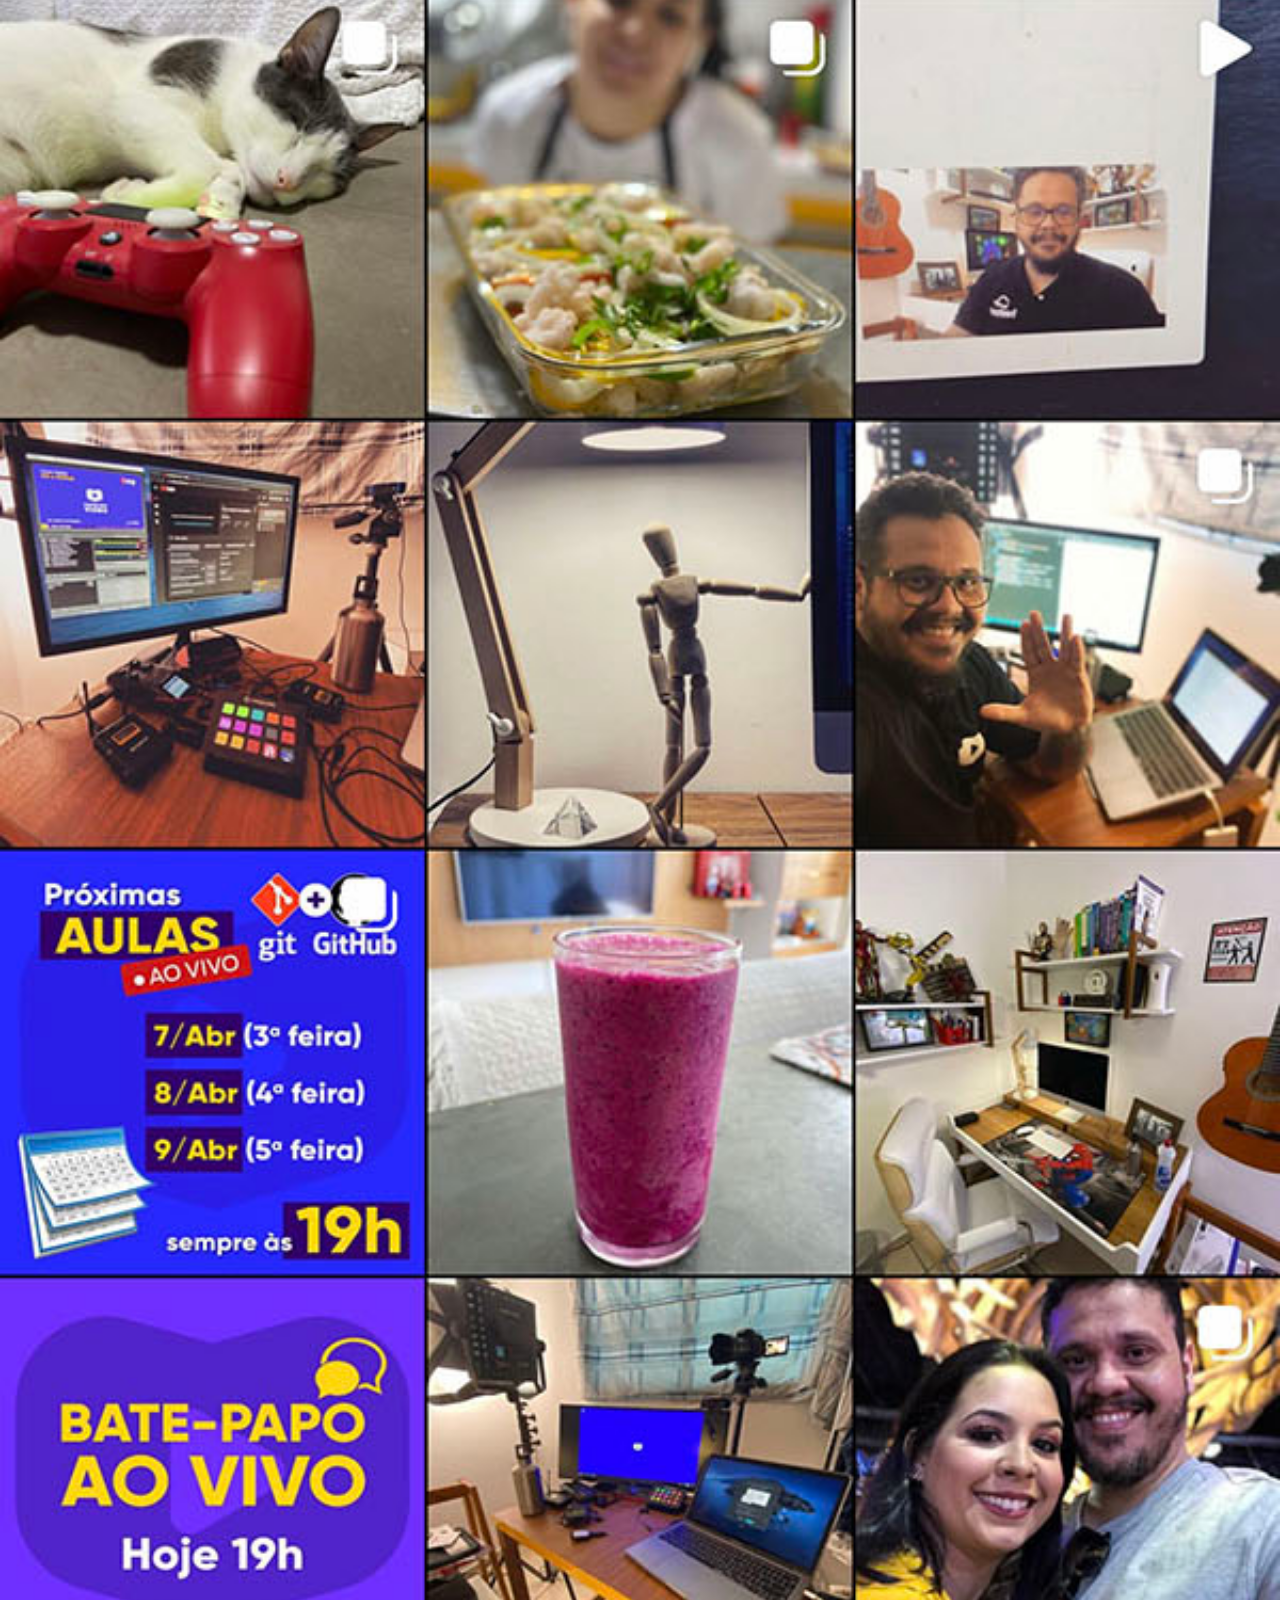
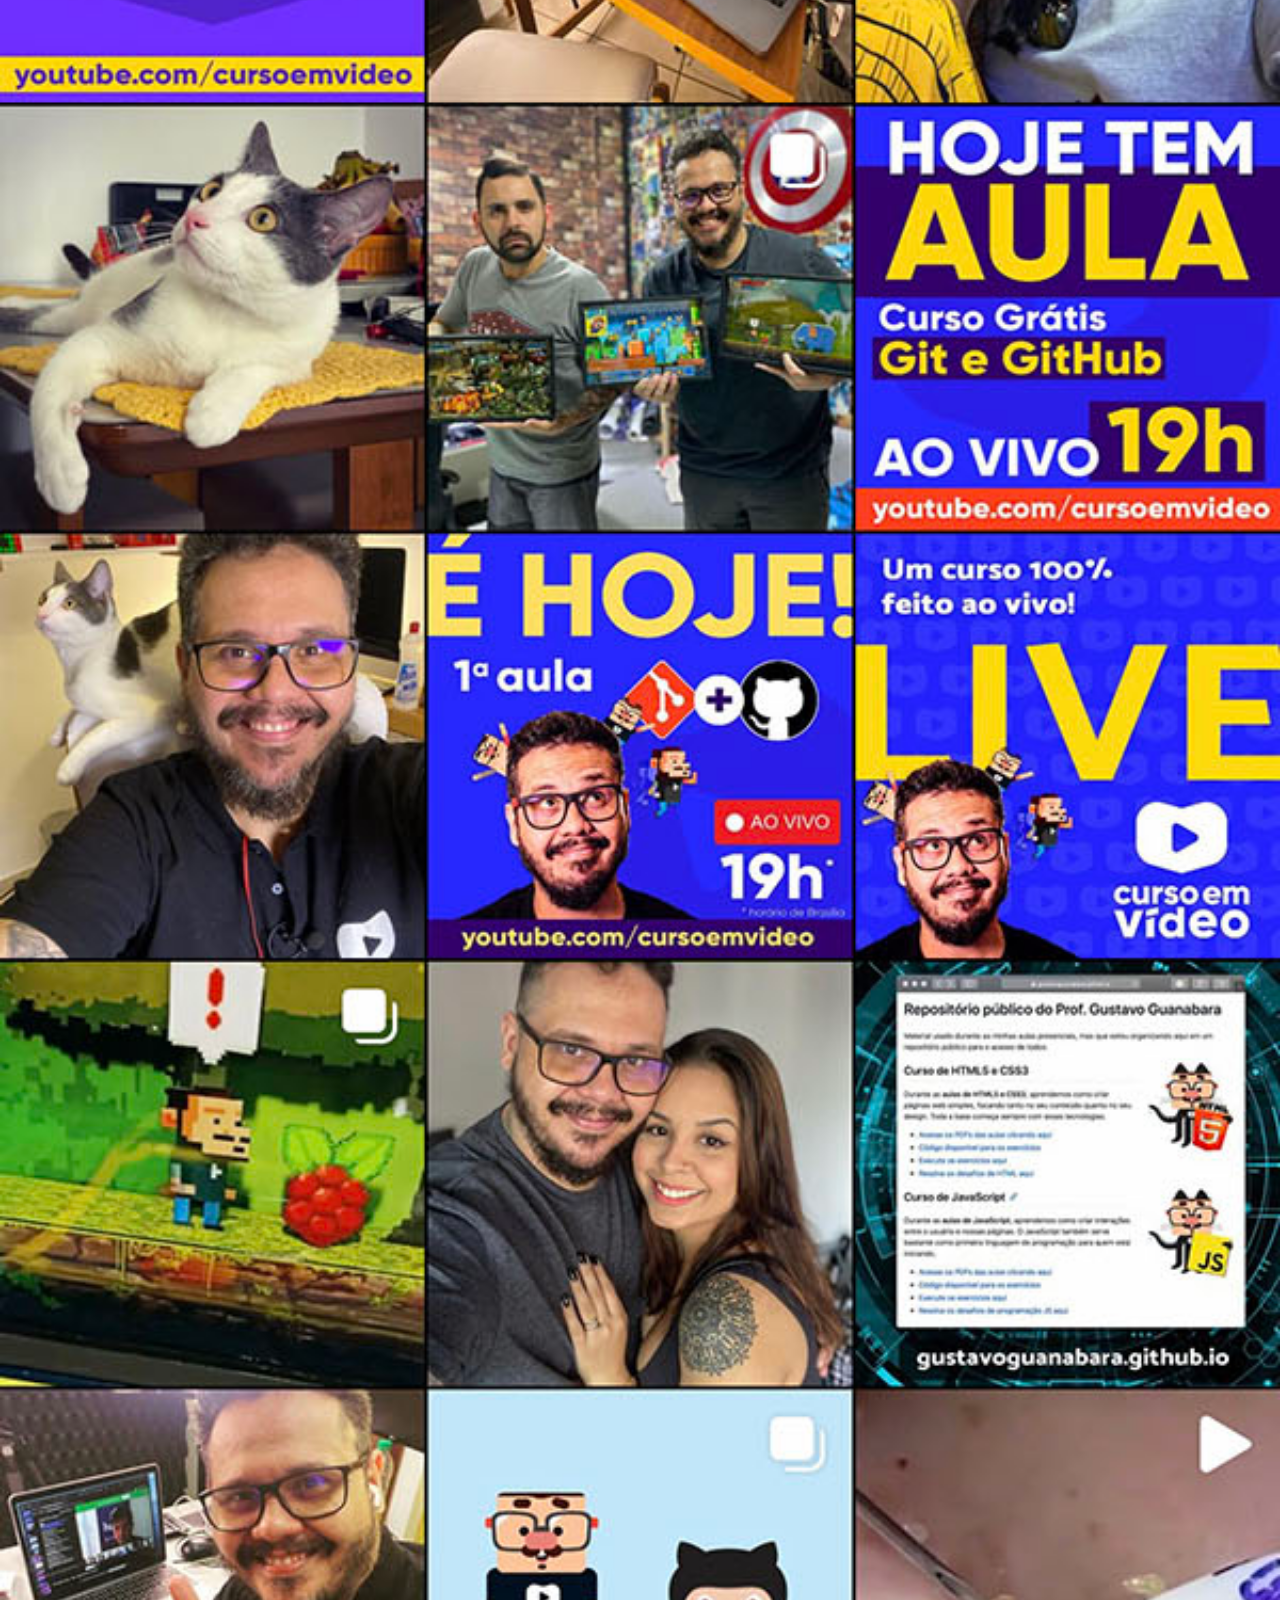
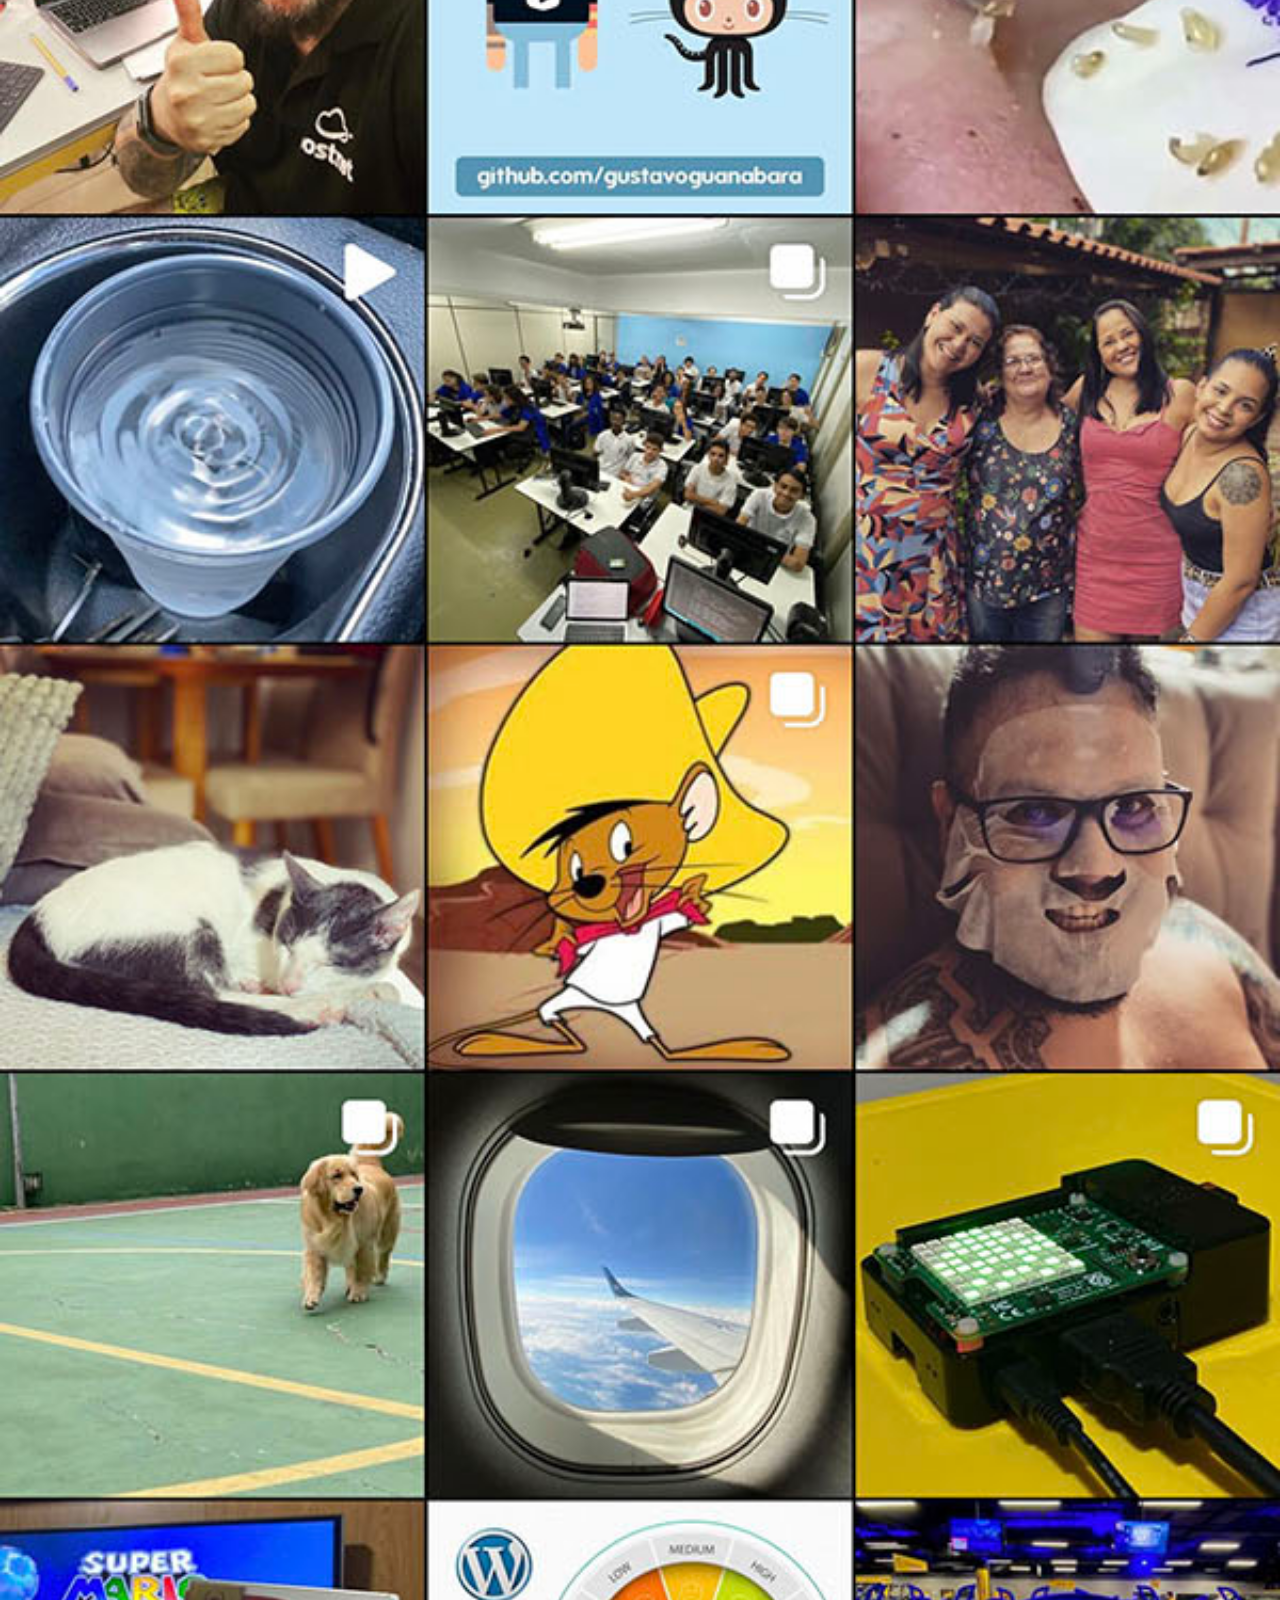
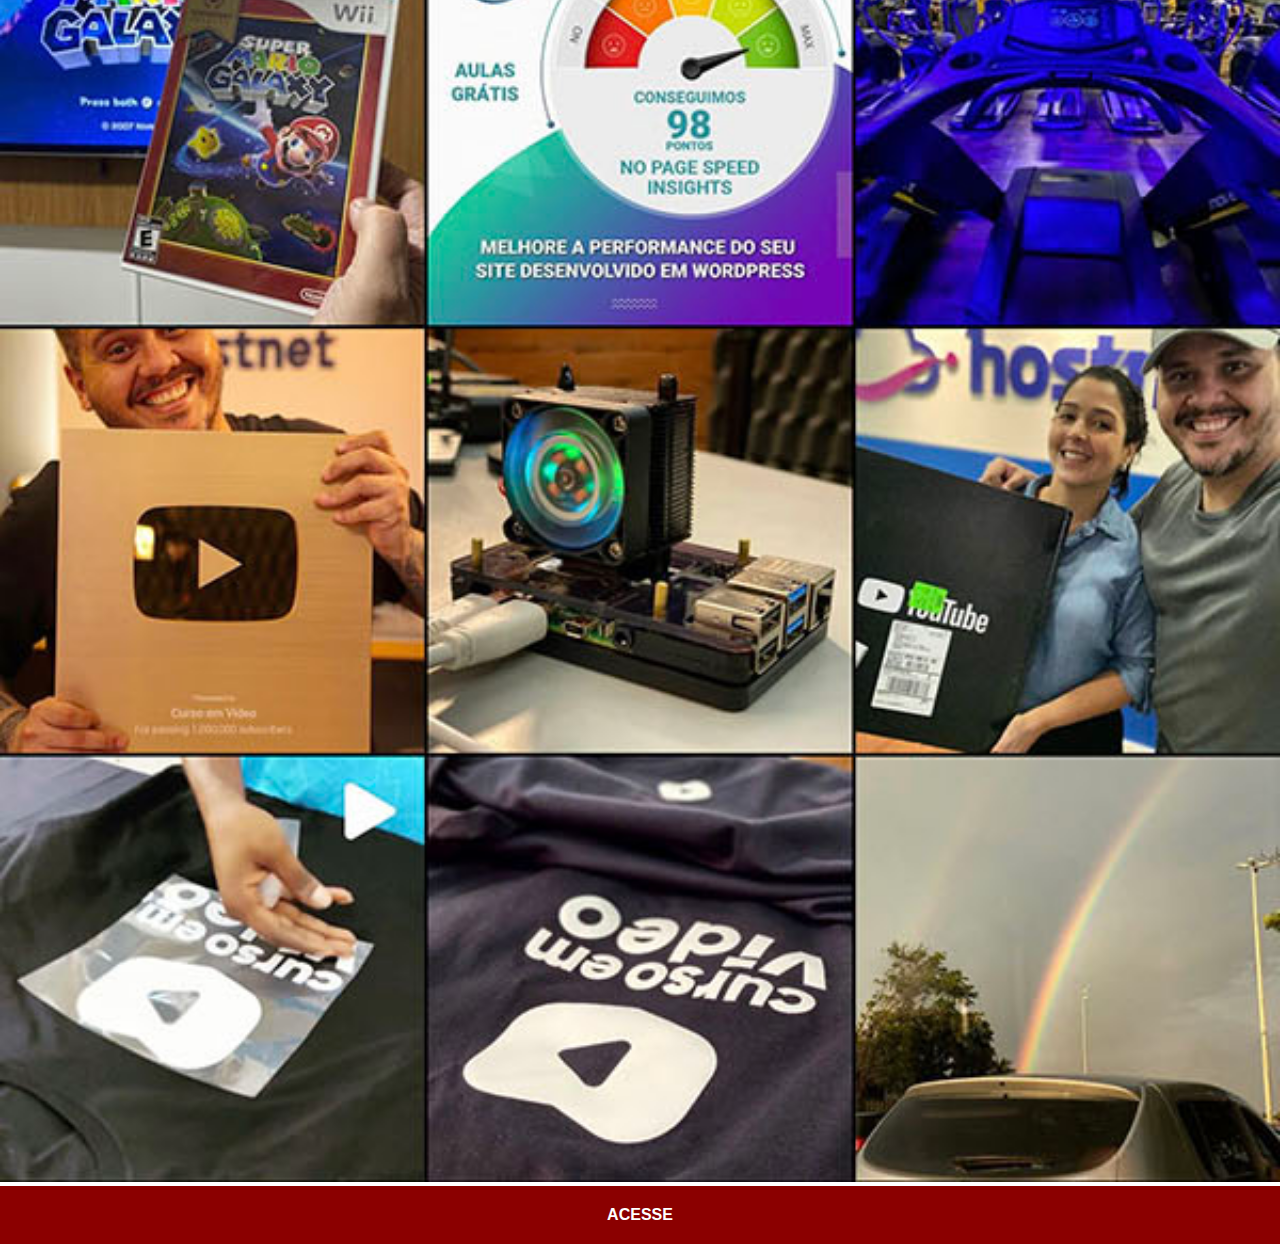
<file: instagram.html>
<!DOCTYPE html>
<html lang="pt-br">
<head>
    <meta charset="UTF-8">
    <meta http-equiv="X-UA-Compatible" content="IE=edge">
    <meta name="viewport" content="width=device-width, initial-scale=1.0">
    <title>Página instagram</title>
    <link rel="stylesheet" href="style/social.css">
</head>
<body>
    <img src="imagens/tela-instagram.jpg" alt="Instagram">
    <a href="https://www.instagram.com/gustavoguanabara/" target="_blank">ACESSE</a>
</body>
</html>
</file>
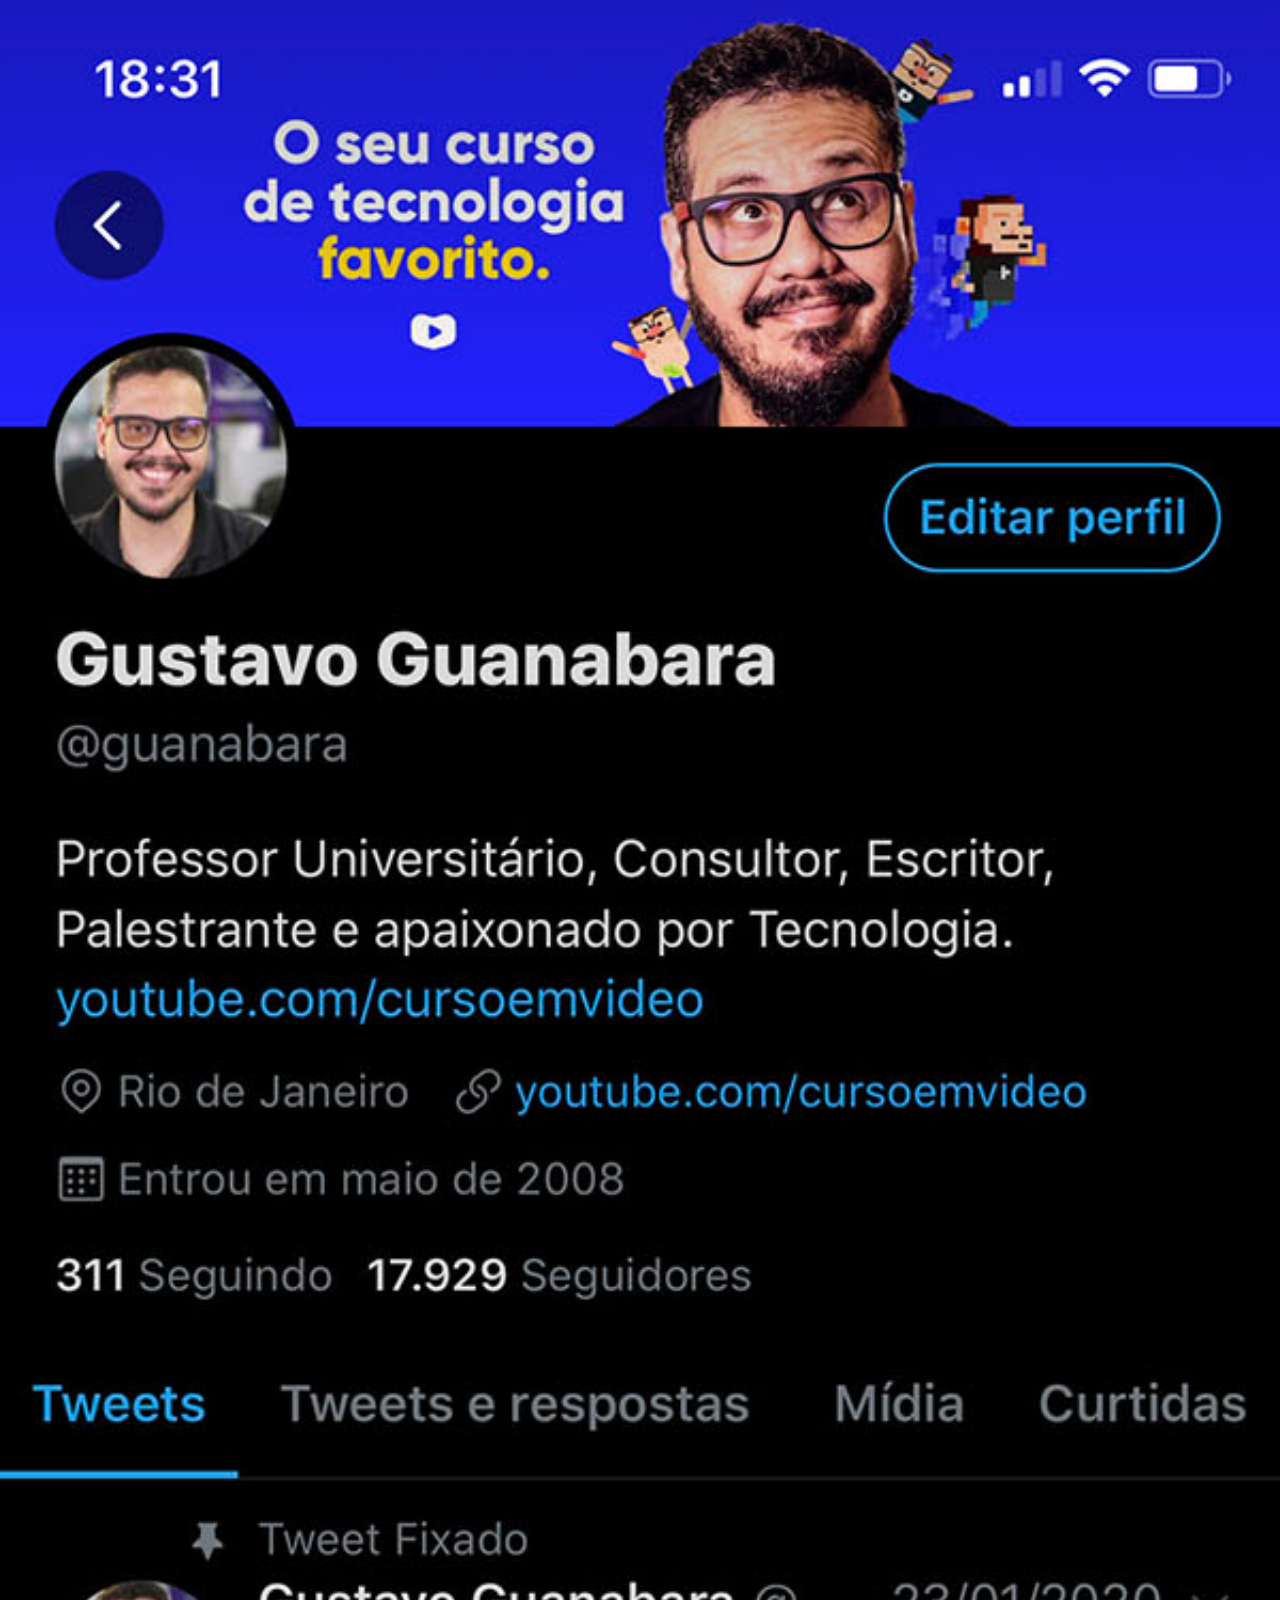
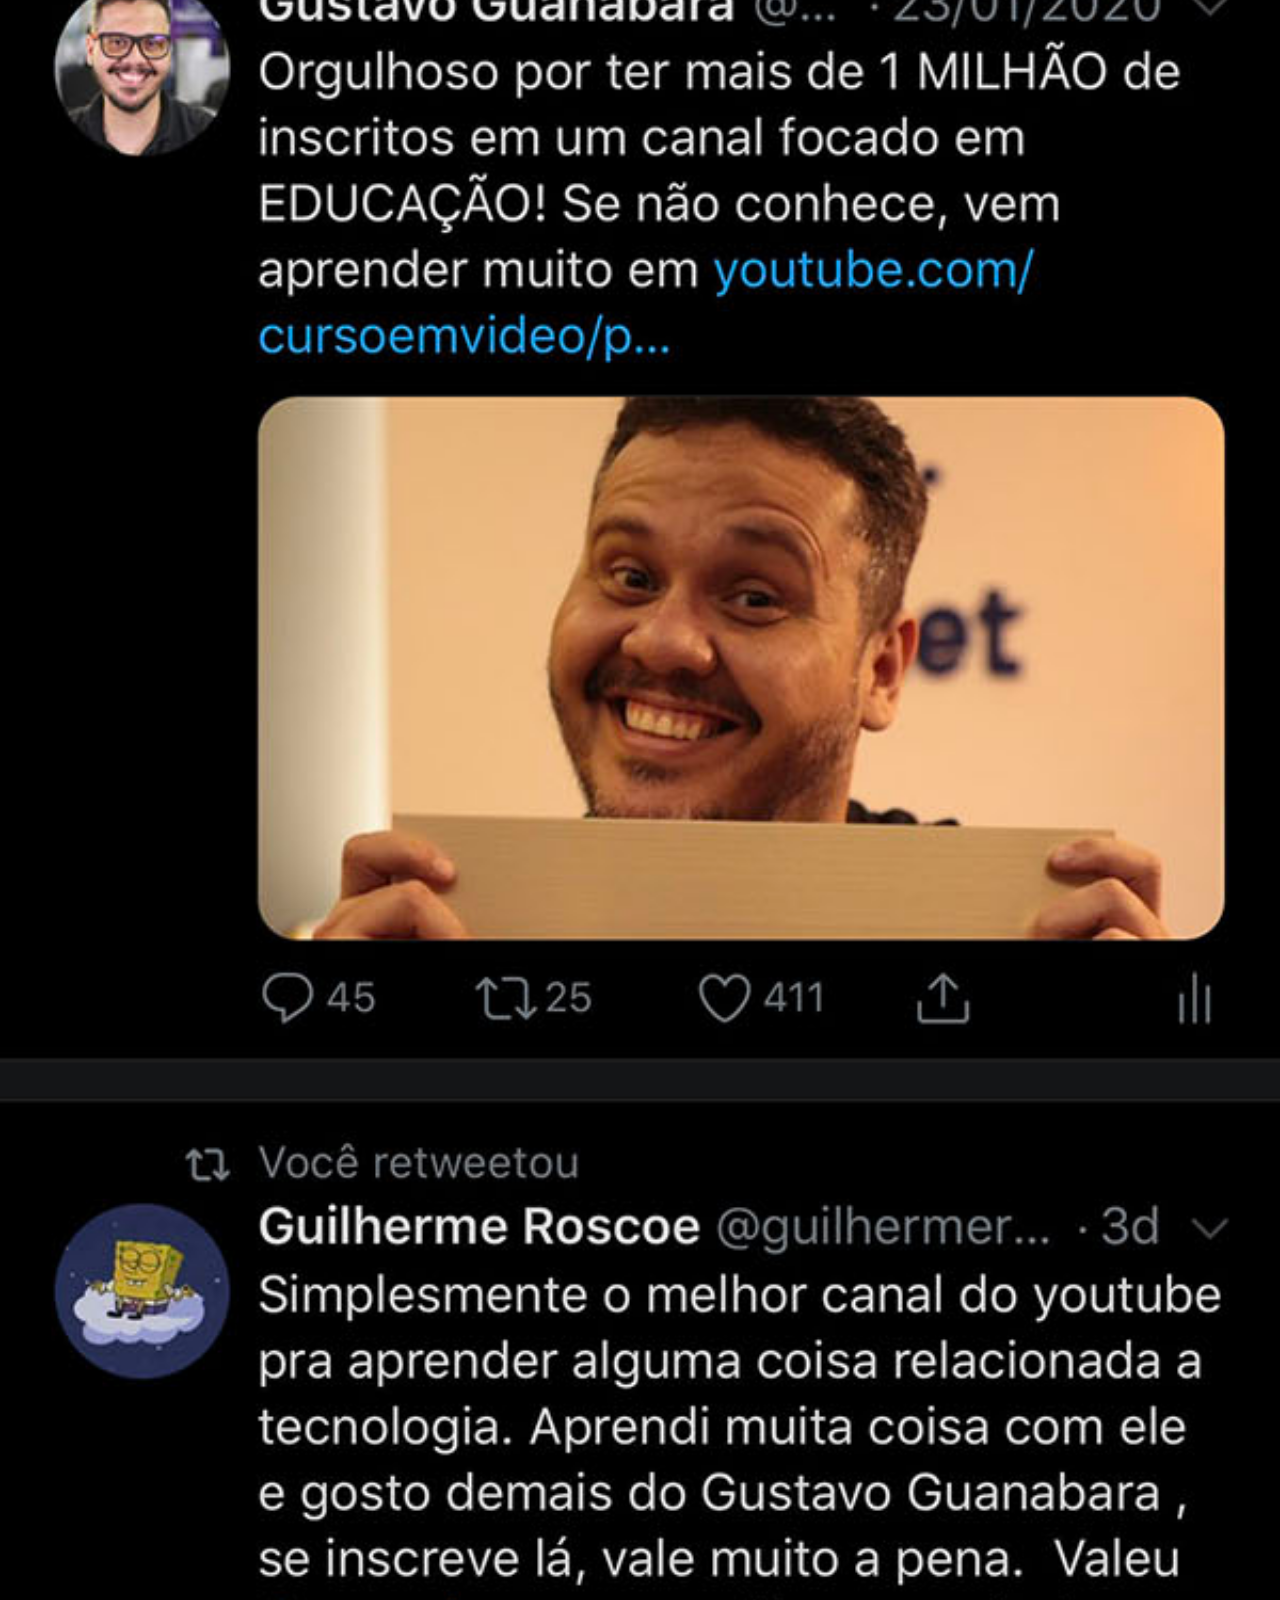
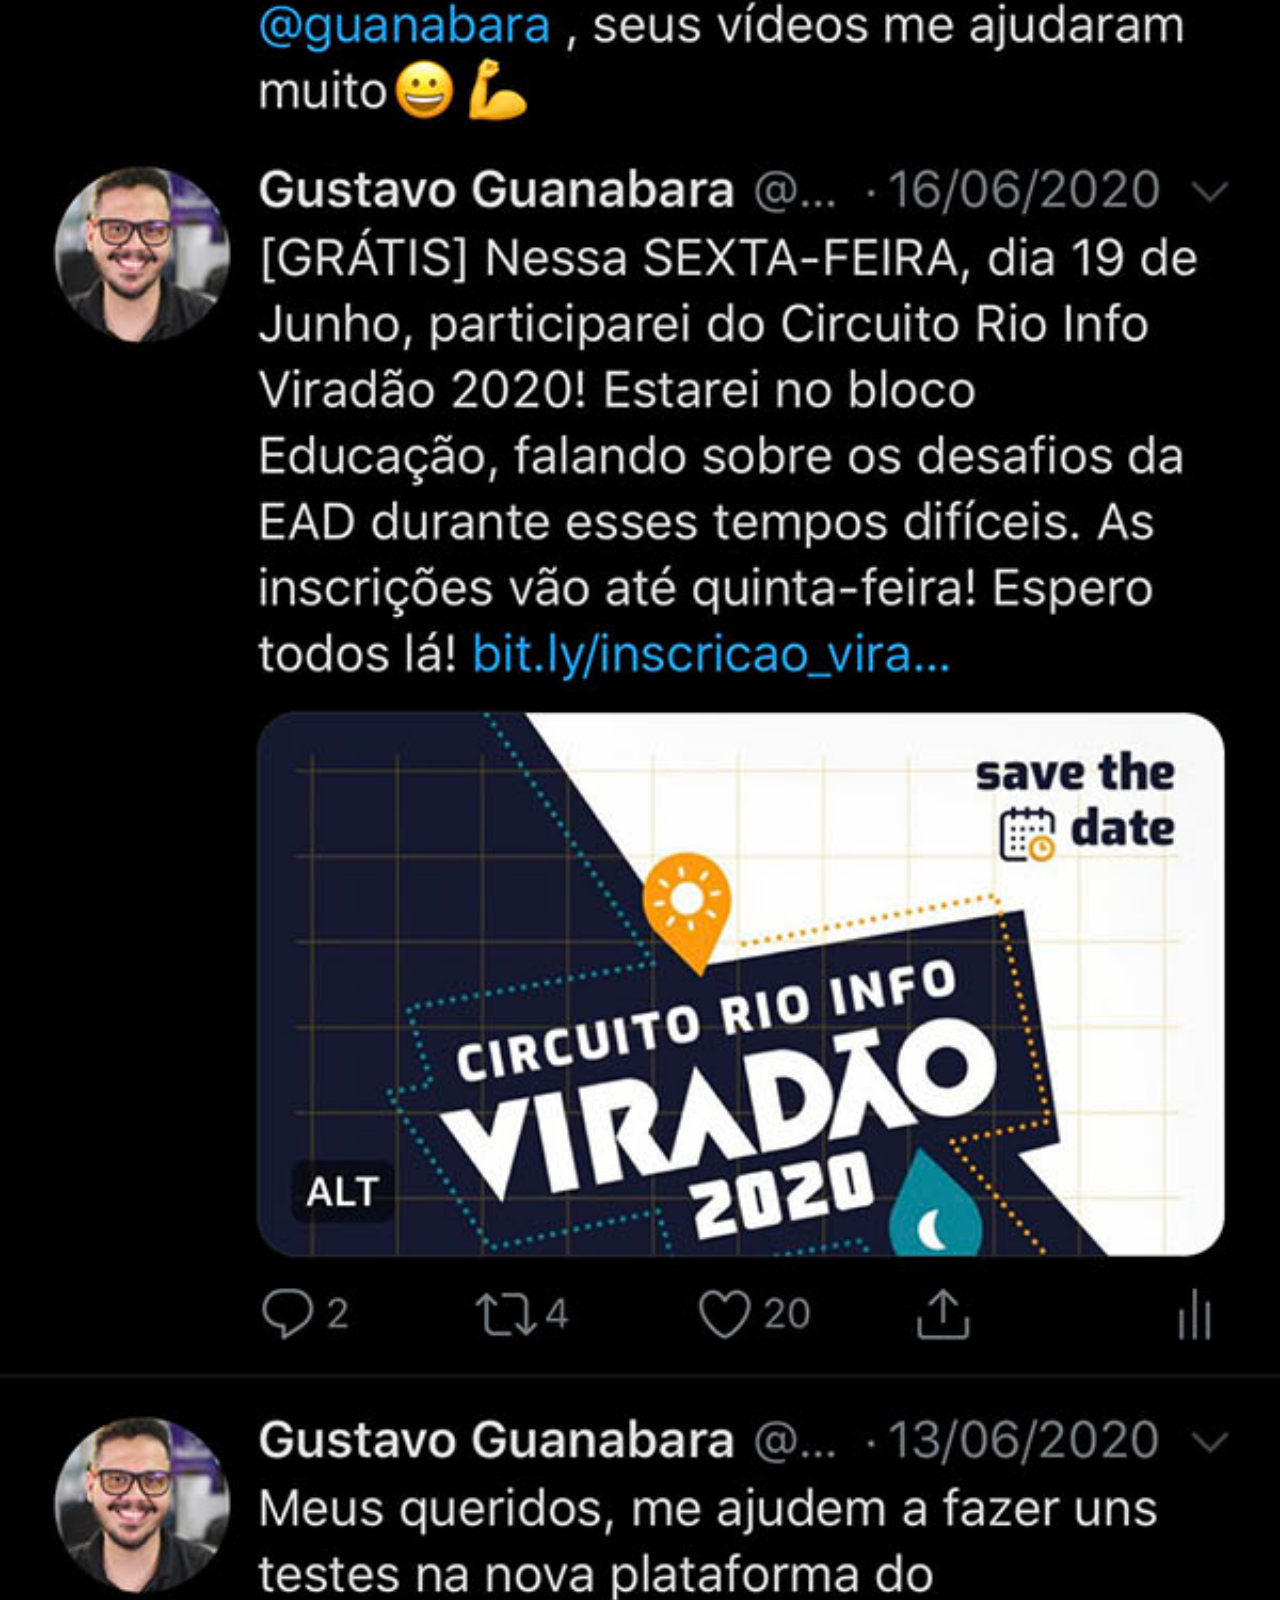
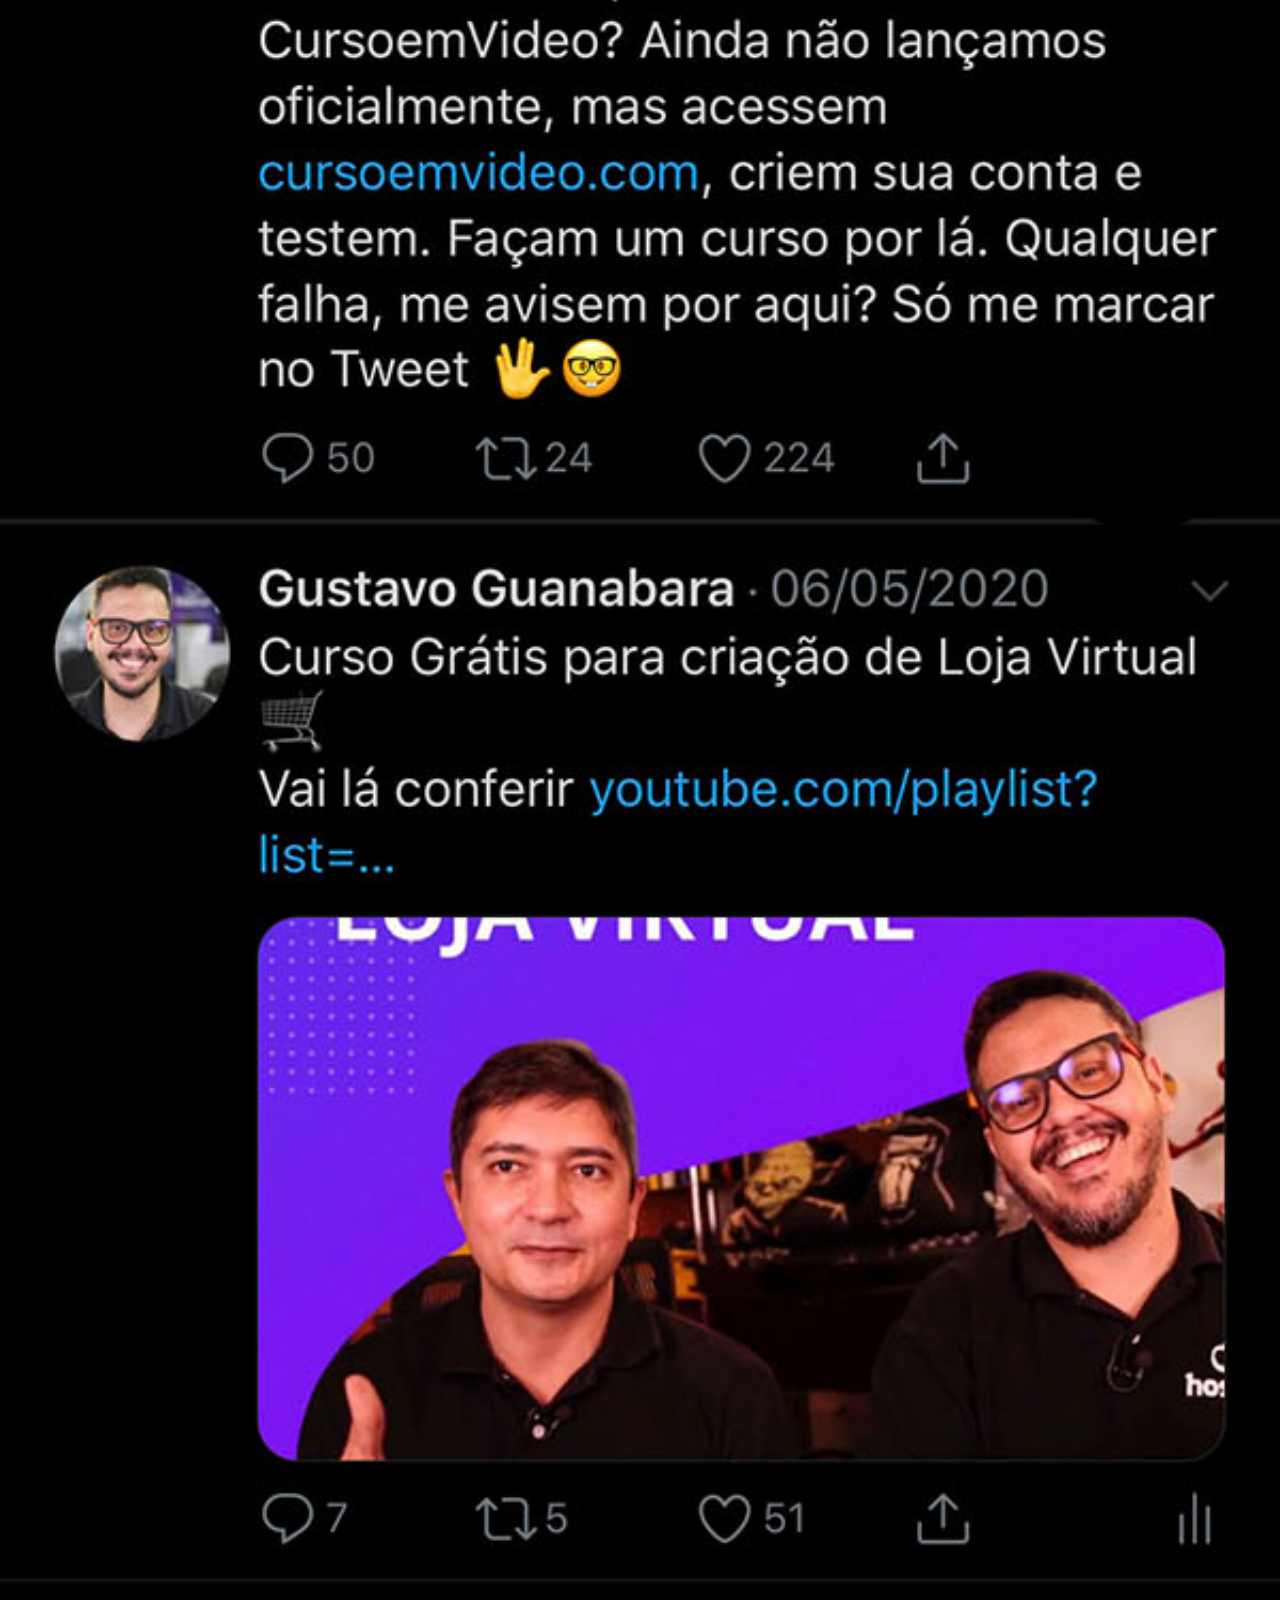
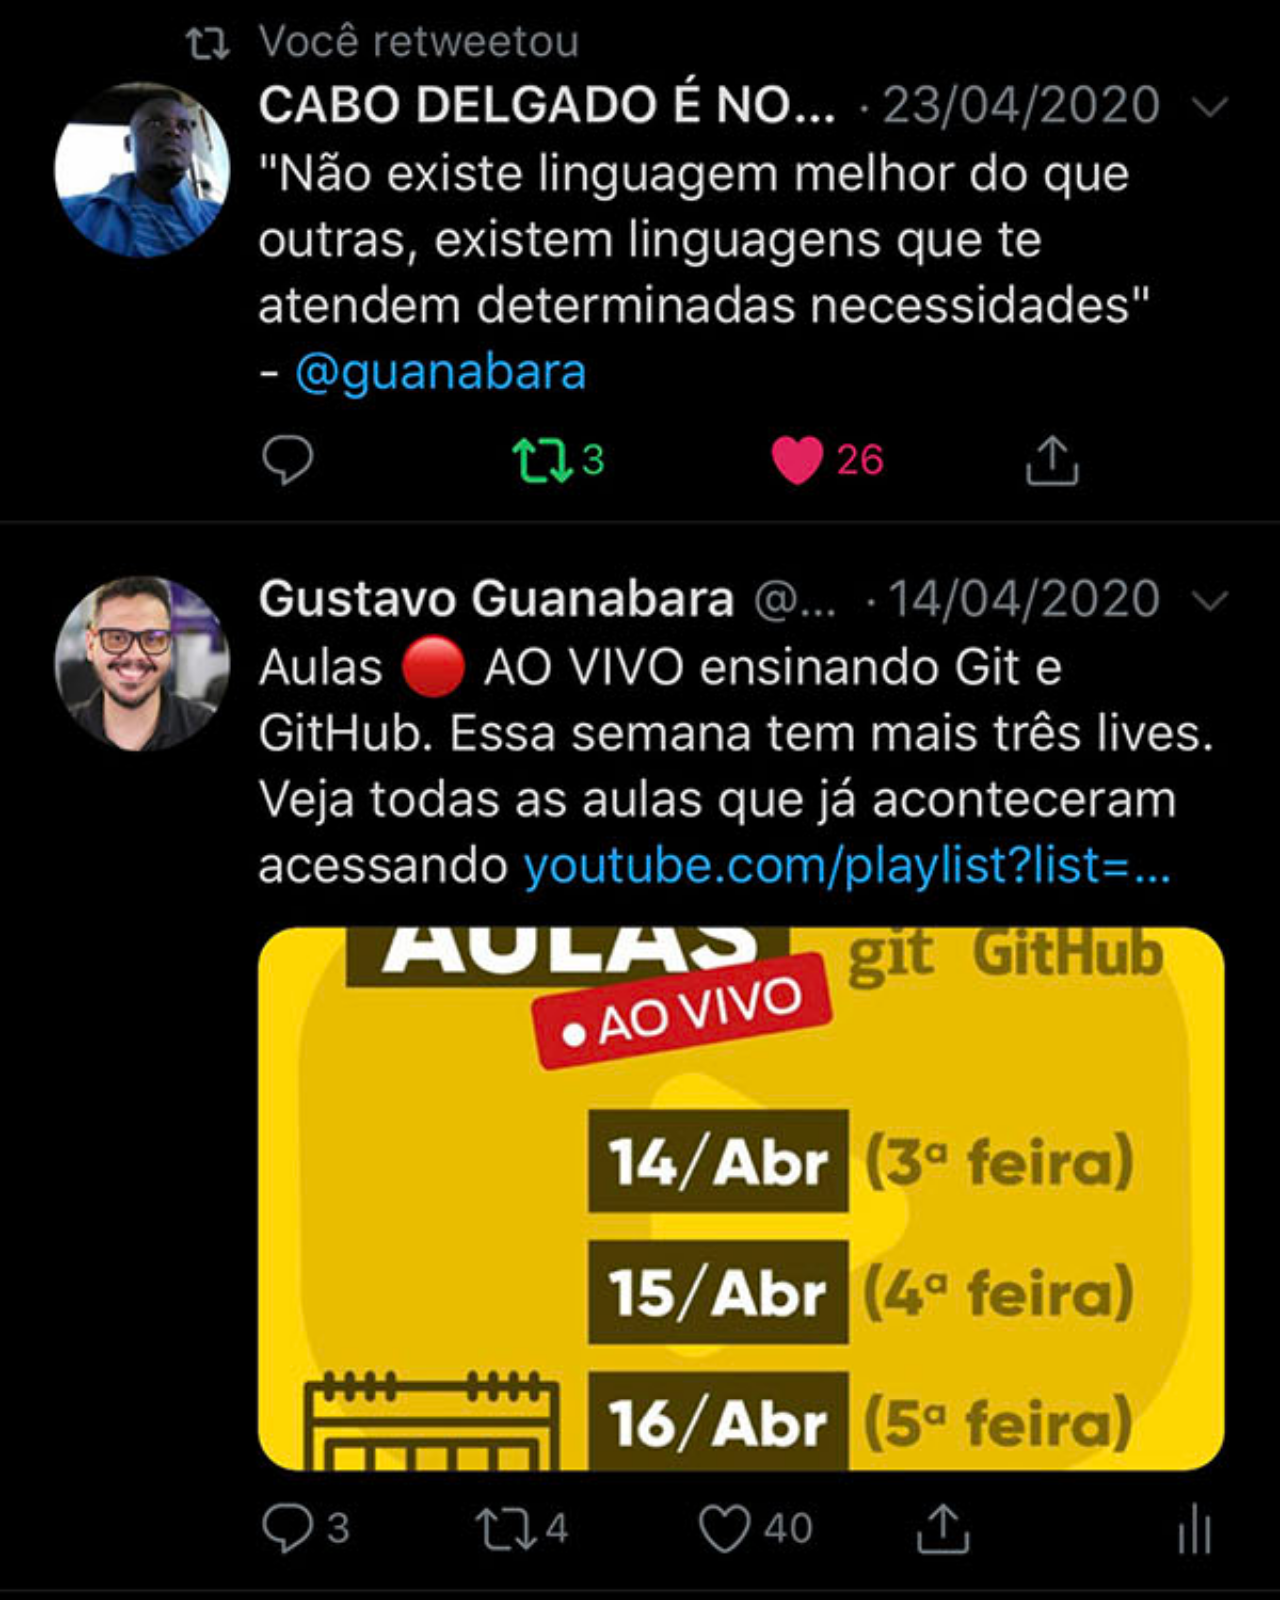
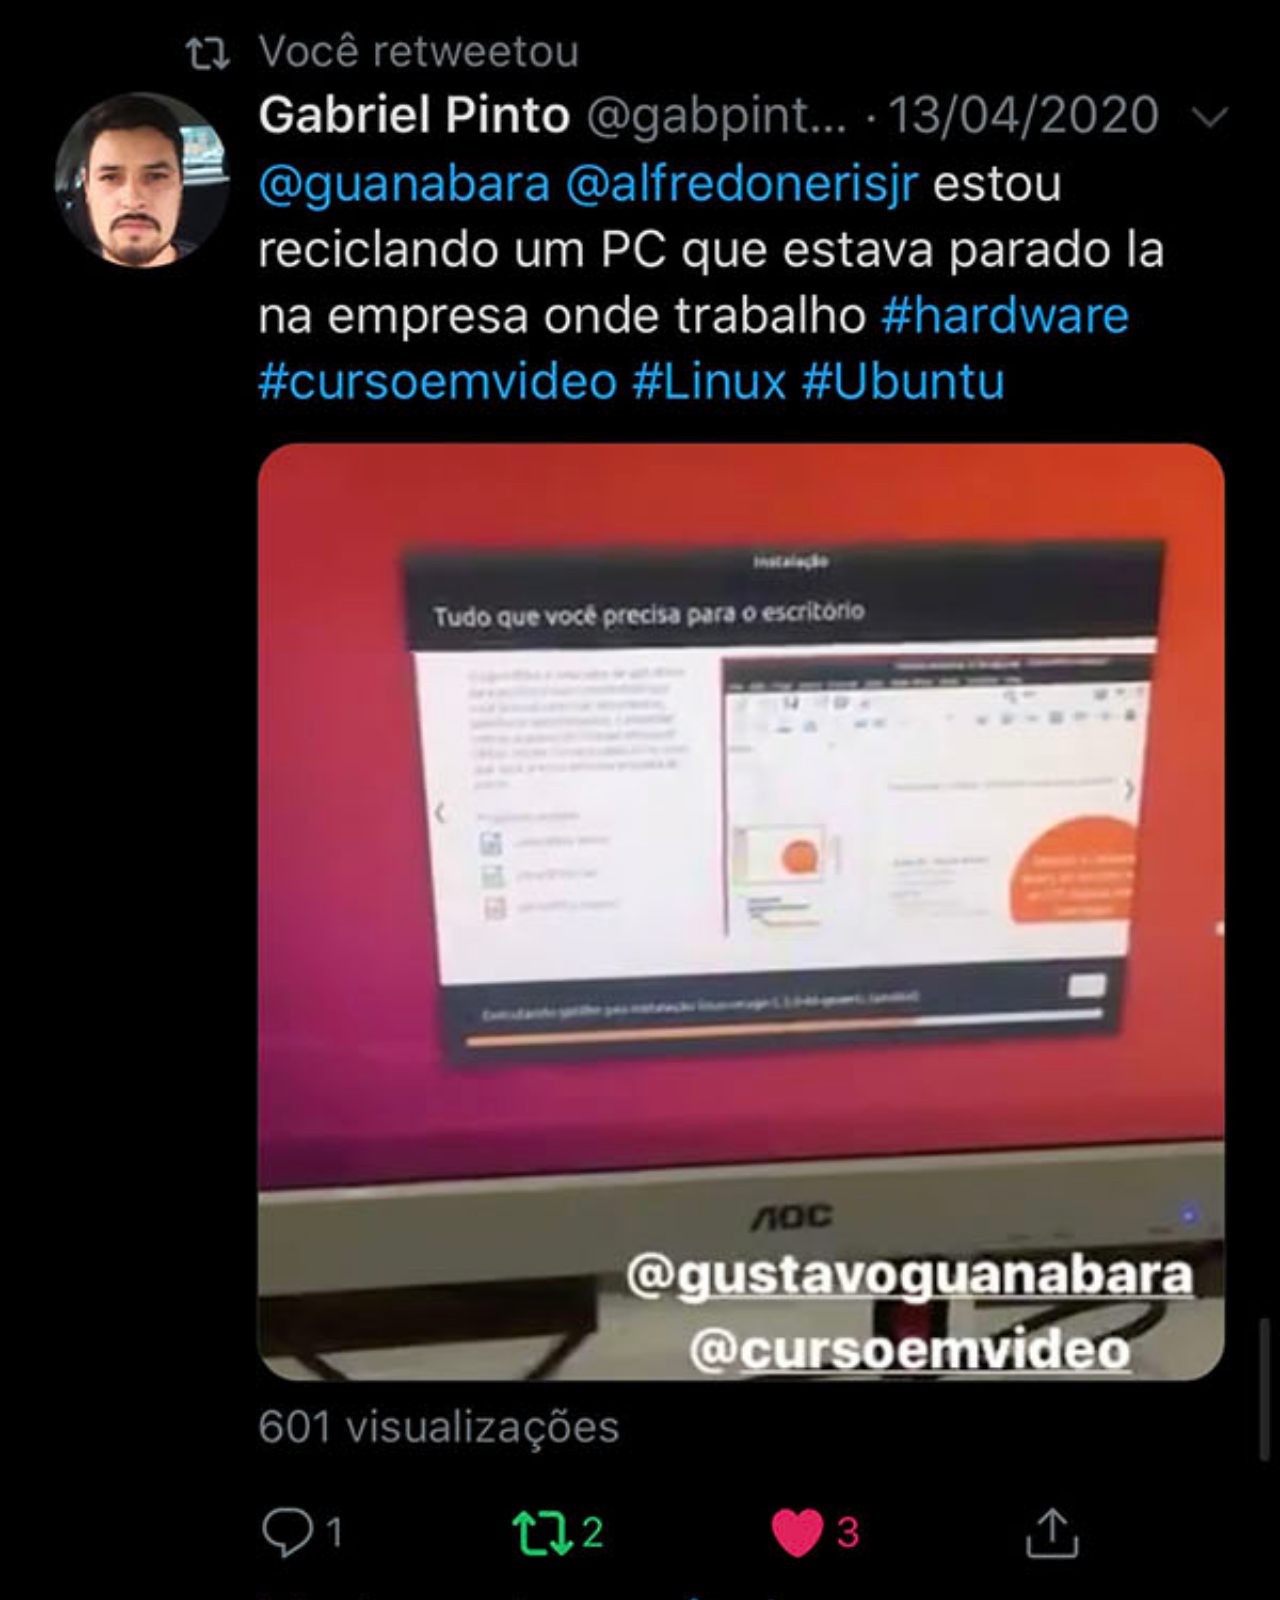
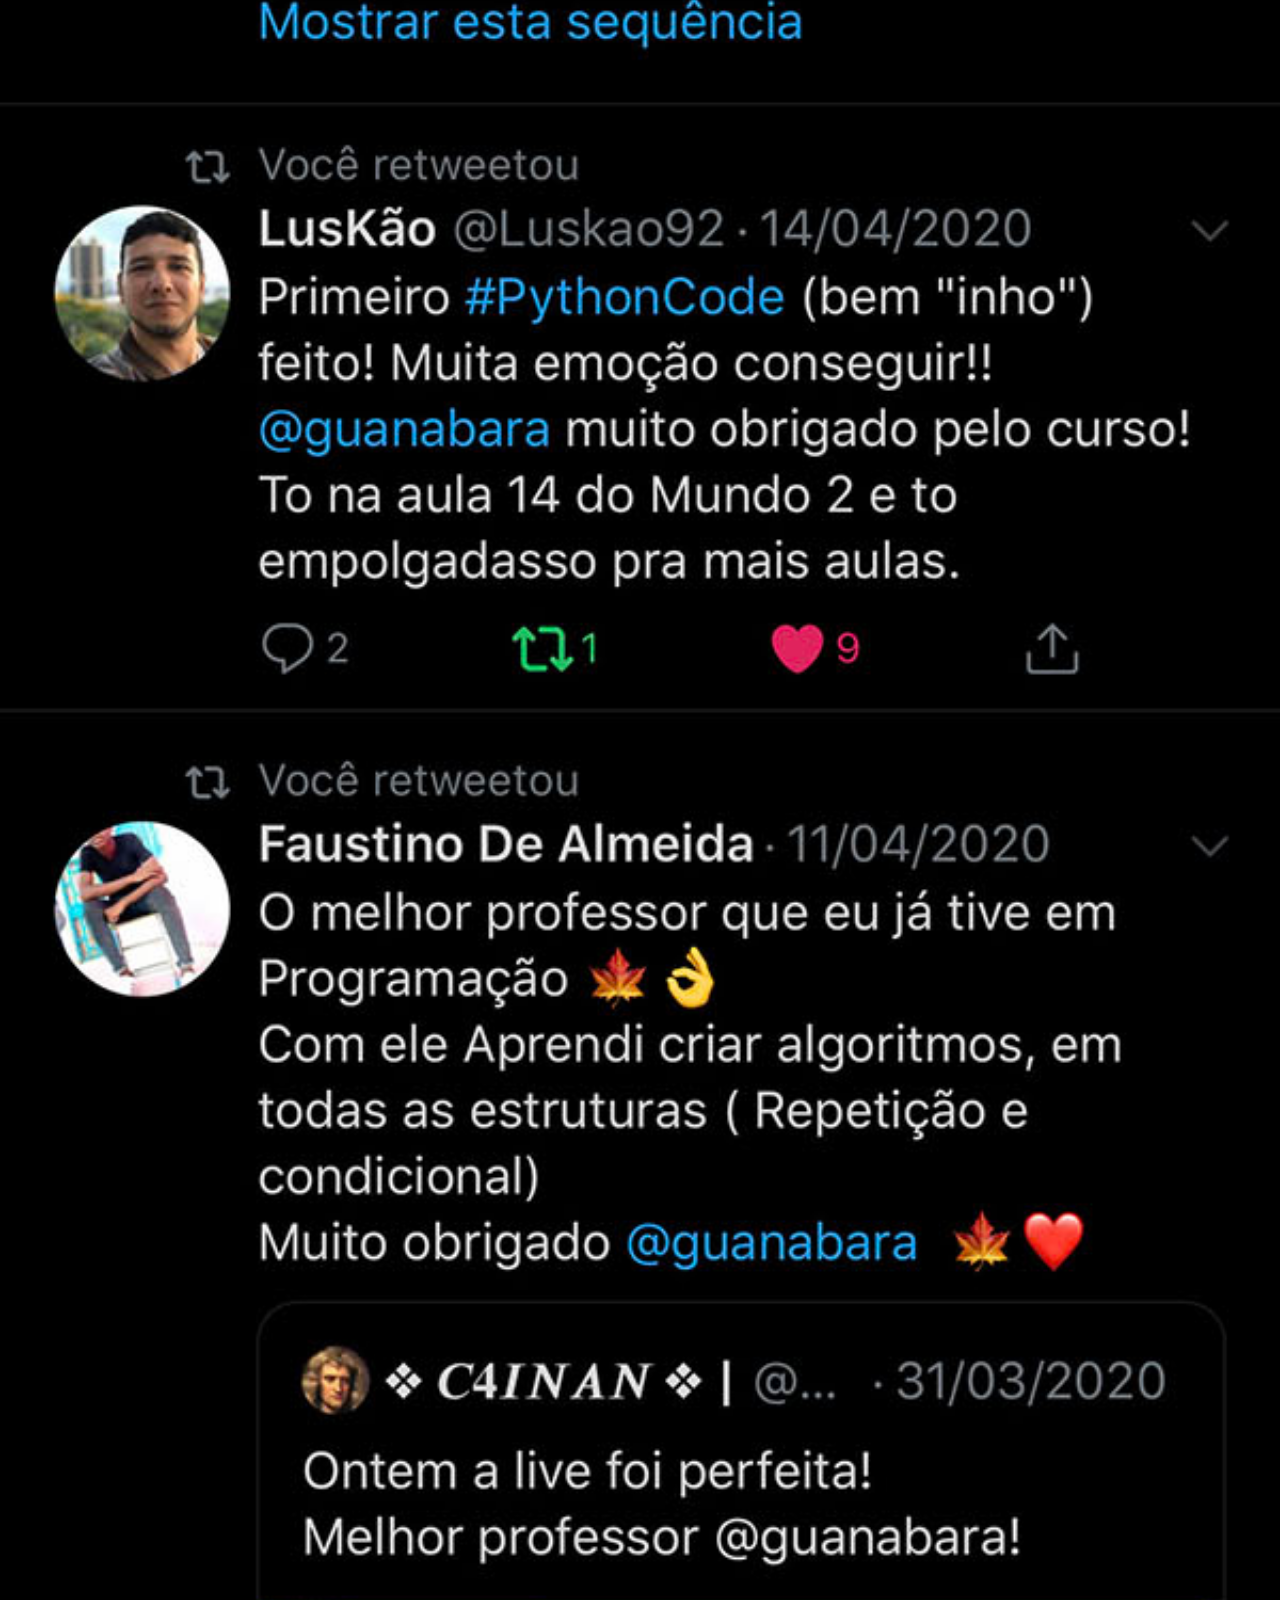
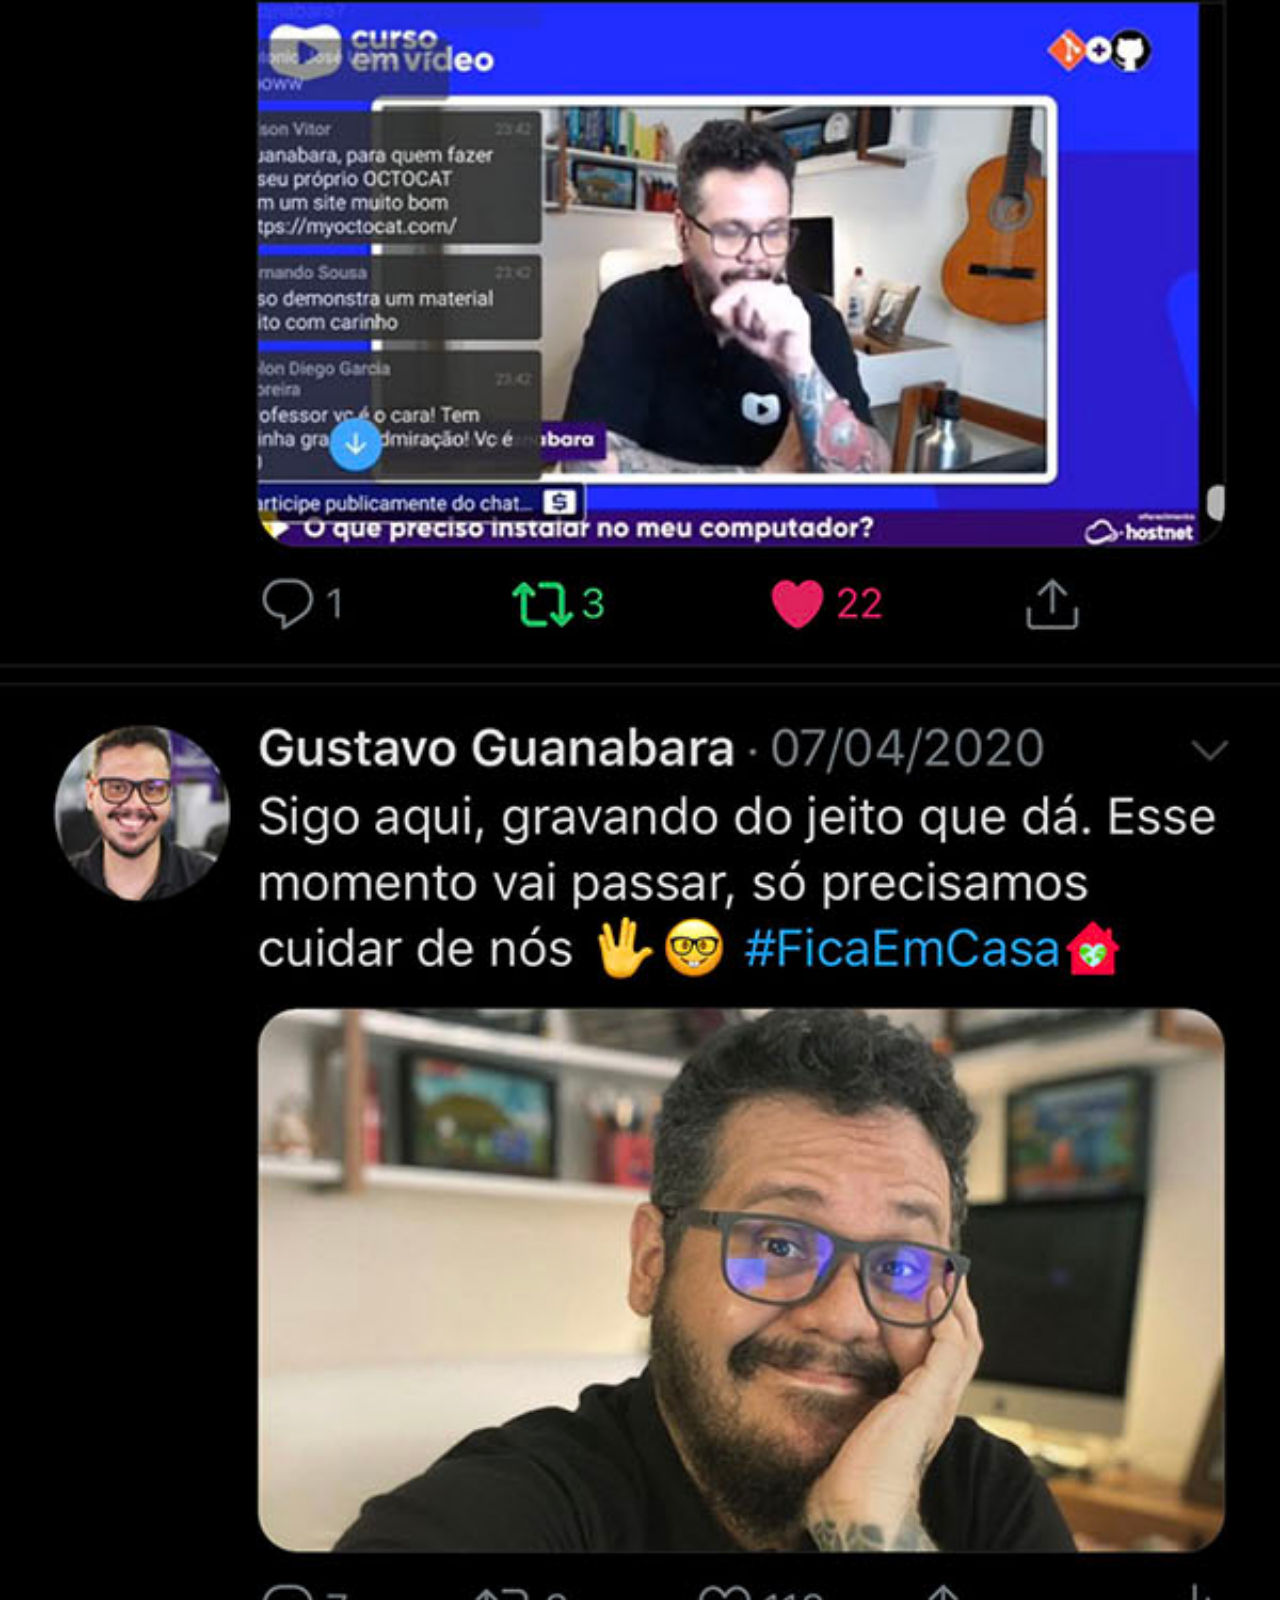
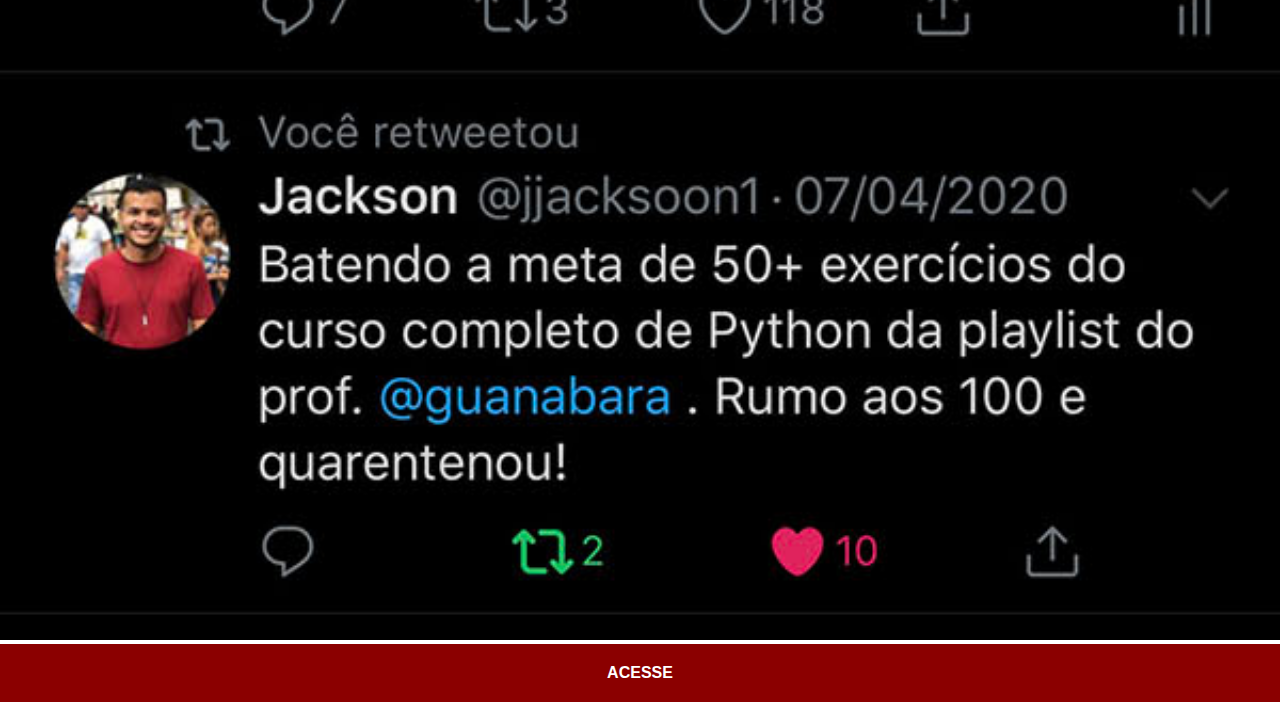
<file: twitter.html>
<!DOCTYPE html>
<html lang="pt-br">
<head>
    <meta charset="UTF-8">
    <meta http-equiv="X-UA-Compatible" content="IE=edge">
    <meta name="viewport" content="width=device-width, initial-scale=1.0">
    <title>Página Twitter</title>
    <link rel="stylesheet" href="style/social.css">
</head>
<body>
    <img src="imagens/tela-twitter.jpg" alt="Twitter">
    <a href="https://twitter.com/guanabara" target="_blank">ACESSE</a>
</body>
</html>
</file>
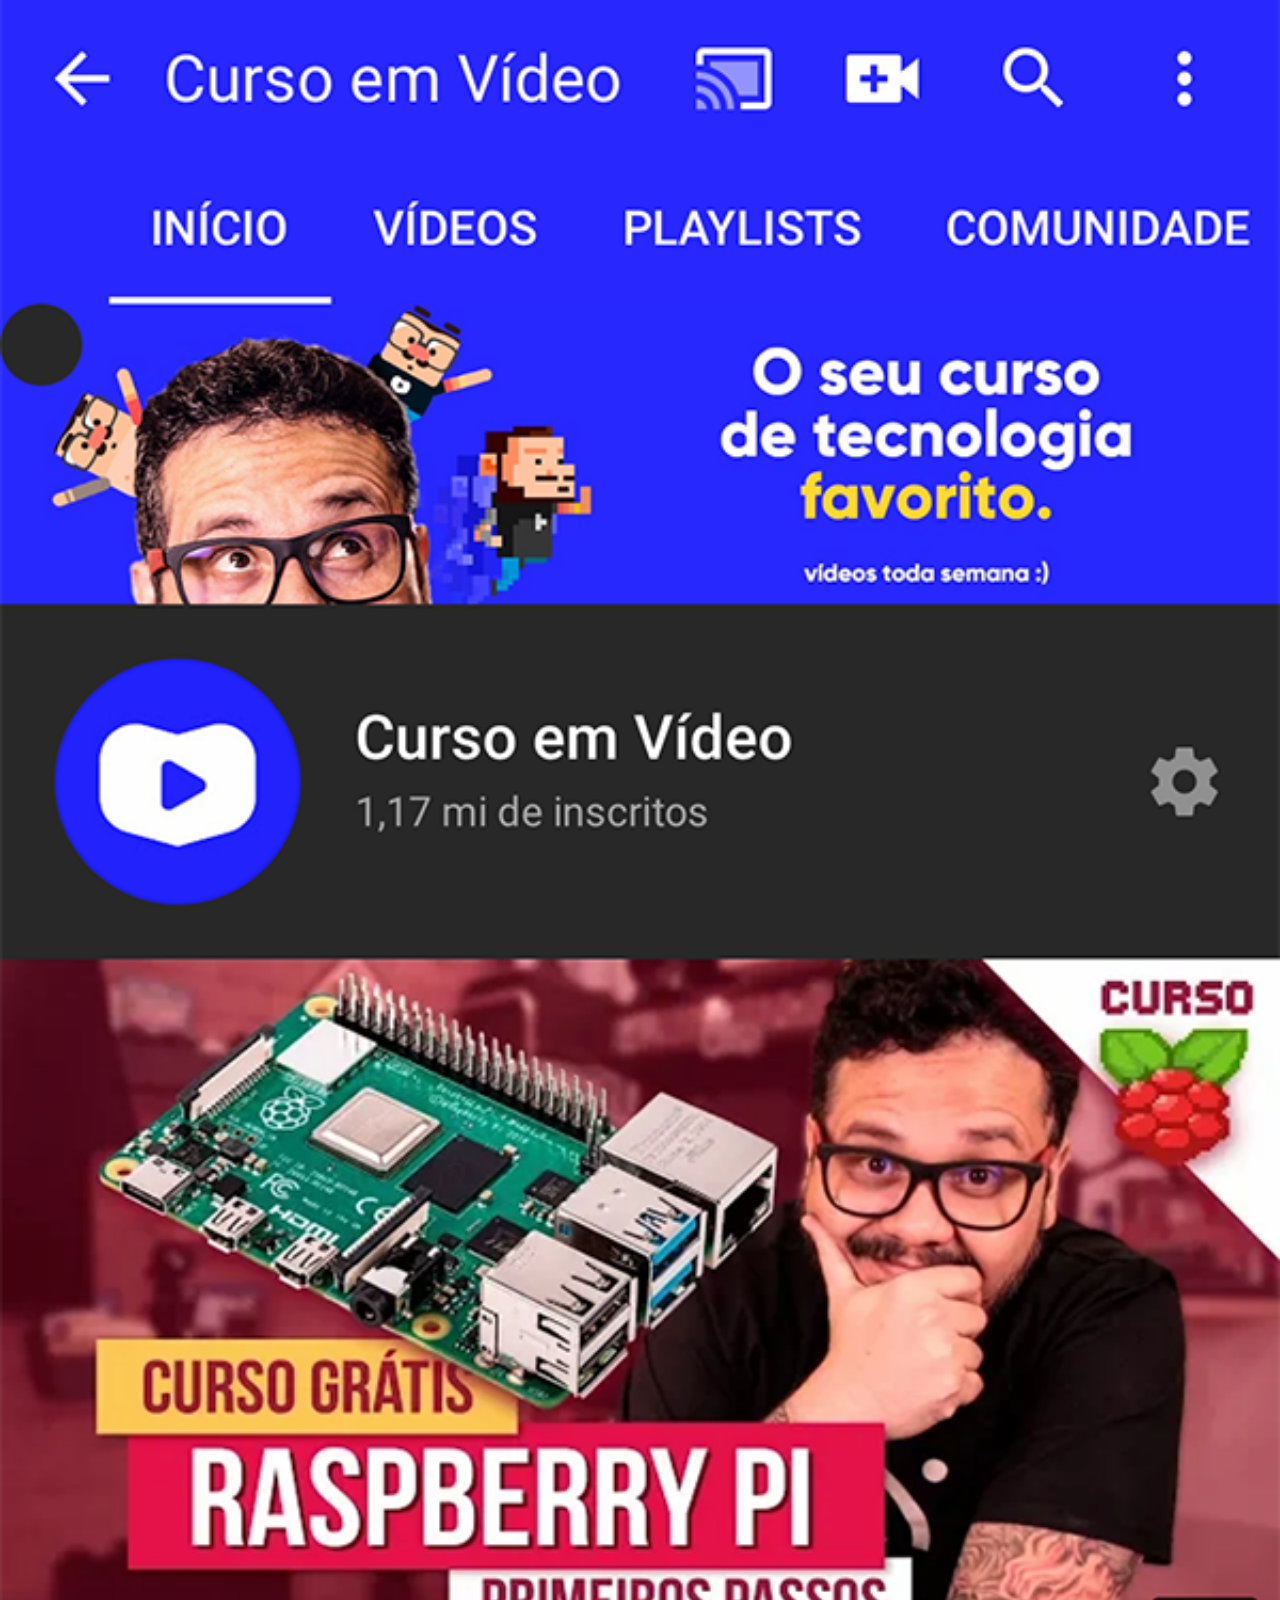
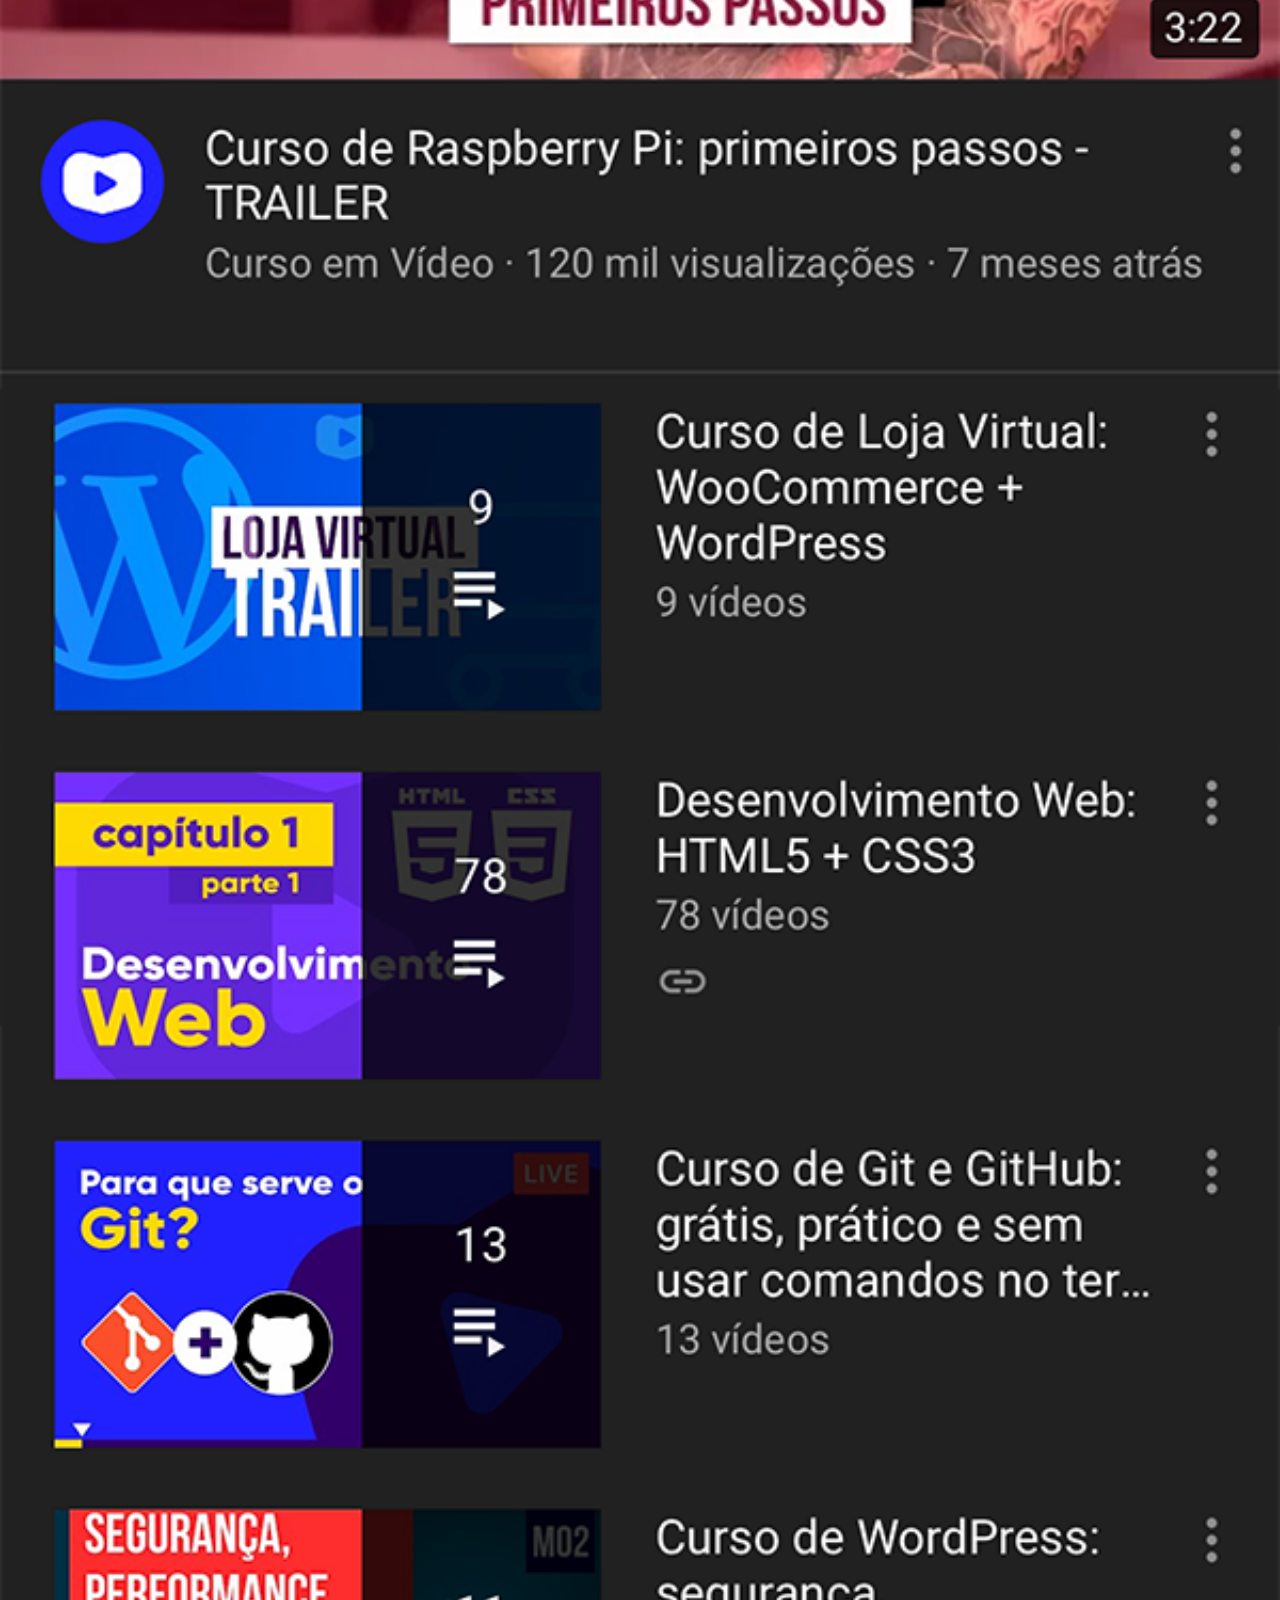
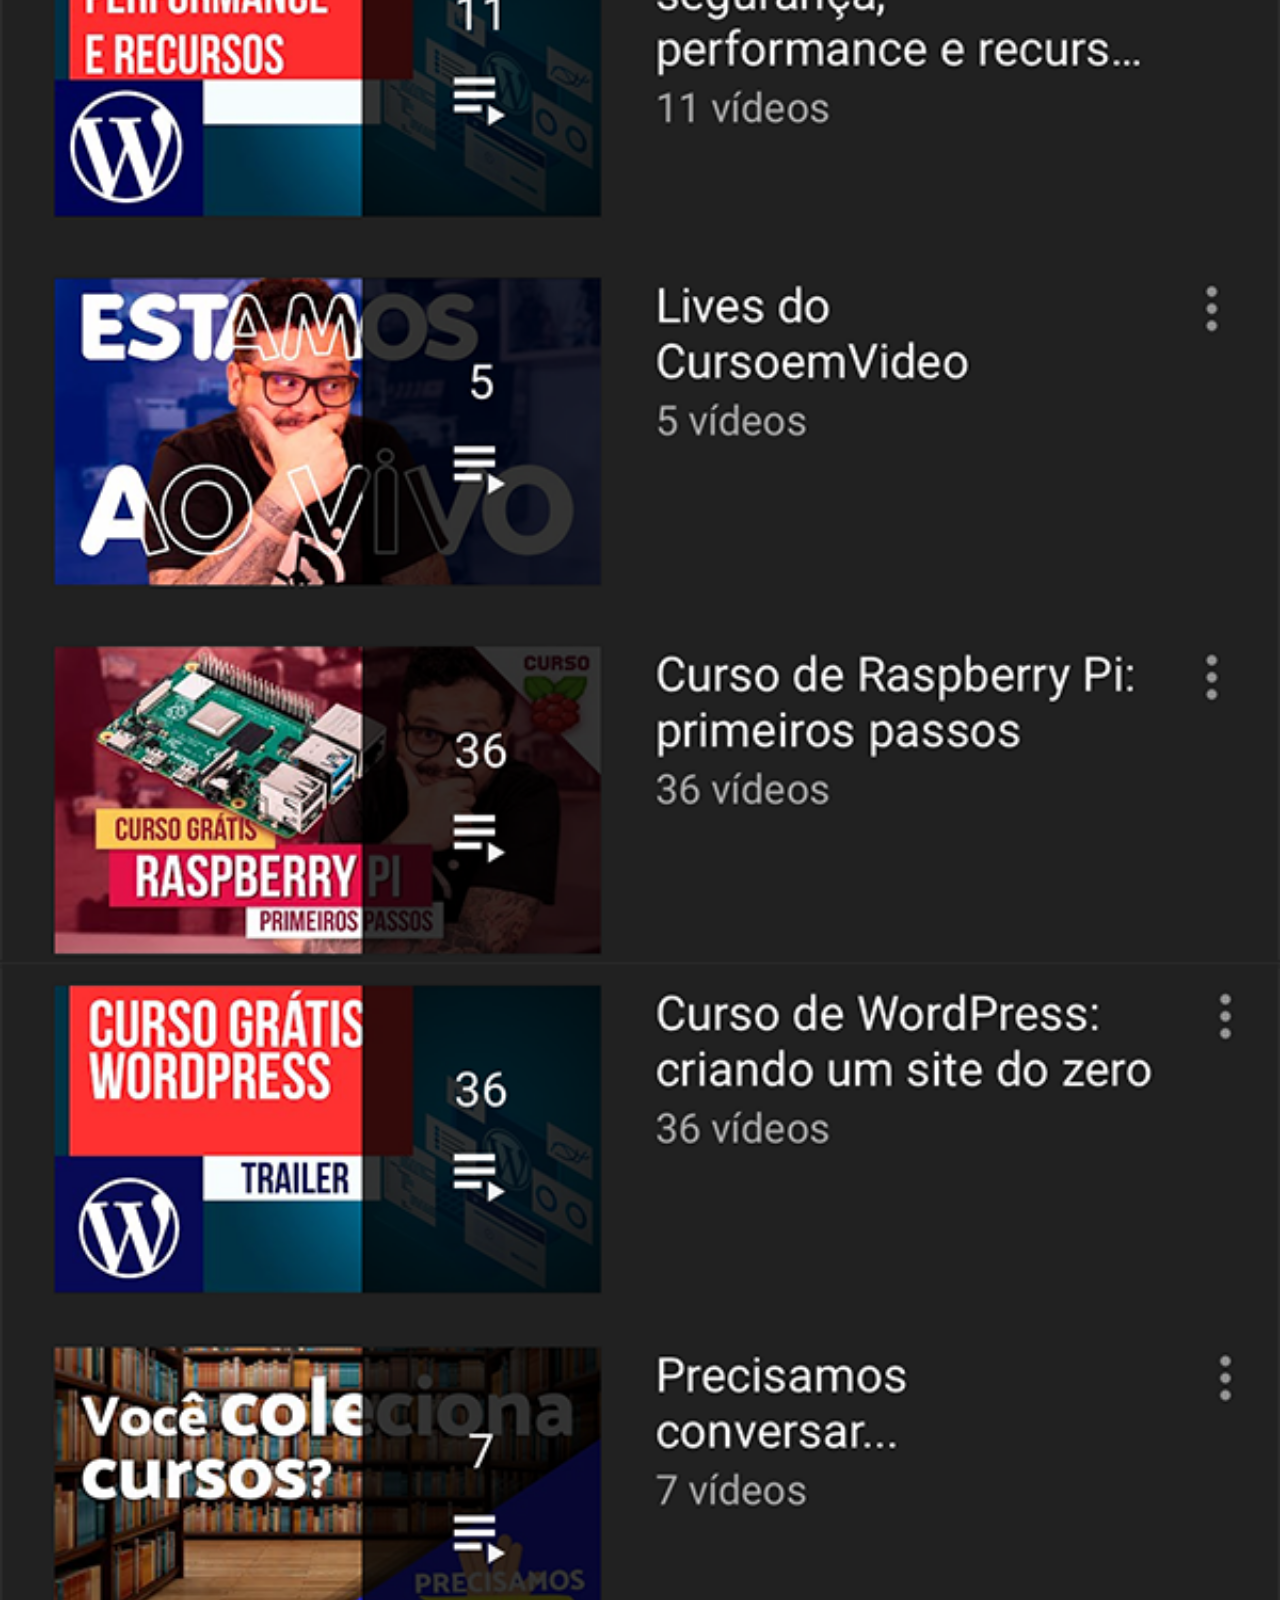
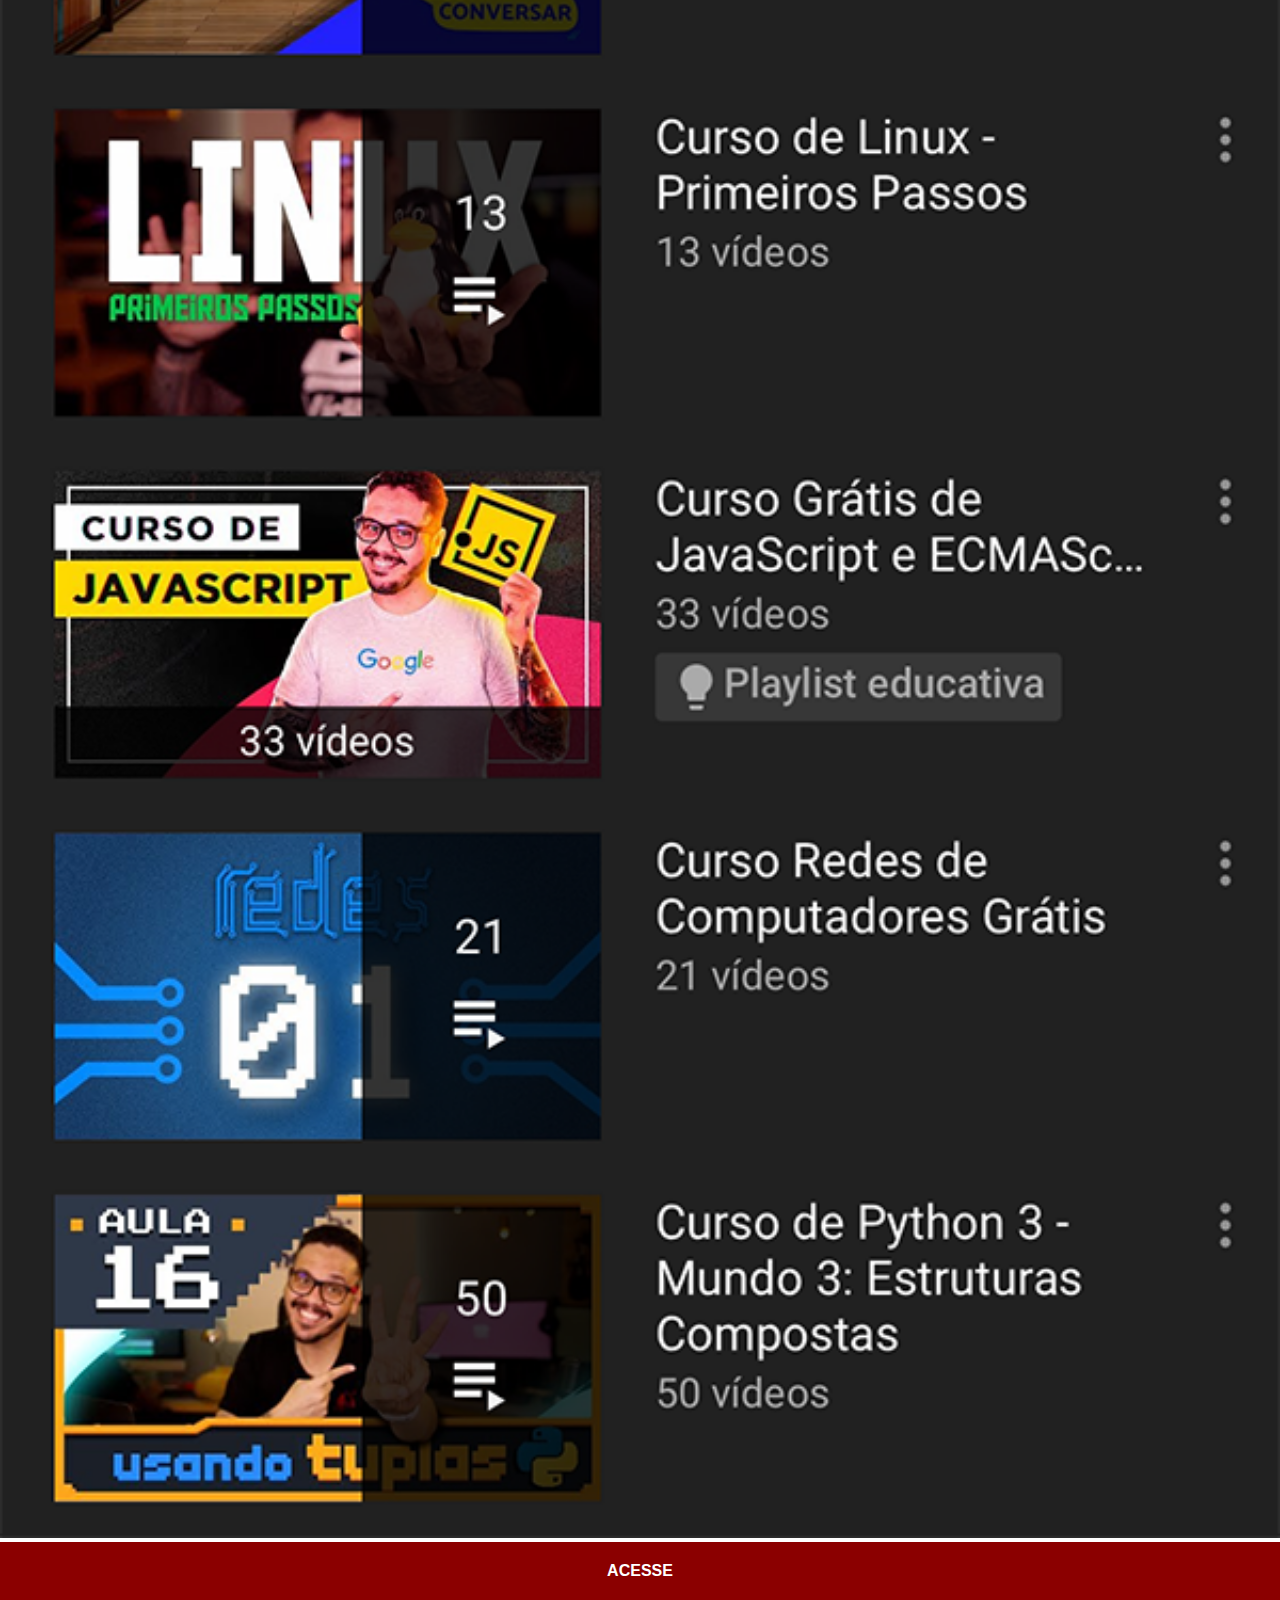
<file: youtube.html>
<!DOCTYPE html>
<html lang="pt-br">
<head>
    <meta charset="UTF-8">
    <meta http-equiv="X-UA-Compatible" content="IE=edge">
    <meta name="viewport" content="width=device-width, initial-scale=1.0">
    <title>Página youtube</title>
    <link rel="stylesheet" href="style/social.css">
</head>
<body>
    <img src="imagens/tela-youtube.png" alt="Youtube">
    <a href="https://www.youtube.com/channel/UCrWvhVmt0Qac3HgsjQK62FQ" target="_blank">ACESSE</a>
</body>
</html>
</file>
<file: style/style.css>
@charset "UTF-8";

*{
    margin: 0px;
    padding: 0px;
    font-family: Arial, Helvetica, sans-serif;
}

html, body {  
    height: 100vh;
    width: 100wv;
    background-color: rgb(59, 59, 59);
}

body {
    background-image: url(../imagens/fundo-madeira.jpg);
    background-repeat: no-repeat;
    background-size: cover;
    background-attachment: fixed;
}

main {
    position: relative;
    height: 100vh;
}

section#telefone {
    position: absolute;
    top: 50%;
    left: 50%;
    transform: translate(-50%, -50%);
    height: 627px;
    width: 311px;
    background-image: url(../imagens/frame-iphone.png);
    background-repeat: no-repeat;
}

iframe#tela {
    position: relative;
    top: 81px;
    left: 23px;
    width: 267px;
    height: 469px;
}
section#redes-sociais {
    text-align: right;
}

section#redes-sociais img {
    width: 50px;
    margin: 10px;
    border-radius: 50%;
    box-shadow: 2px 2px 5px rgba(0, 0, 0, 0.568);
}

section#redes-sociais img:hover {
    border: 2px solid rgba(255, 255, 255, 0.61);
    transform: translate(-3px, -3px);
    box-shadow: 5px 5px 10px rgba(0, 0, 0, 0.658);
    transition: transform .2s, border 0.2s;
}
</file>
<file: style/social.css>
@charset "UTF-8";

* {
    margin: 0px;
    padding: 0px;
    font-family: Arial, Helvetica, sans-serif;
}

::-webkit-scrollbar {
    width: 0px;
    height: 0px;
}

img {
    width: 100vw;
}

a {
    display: block;
    background-color: darkred;
    color: white;
    padding: 20px;
    text-align: center;
    font-weight: bolder;
    text-decoration: none;
}

a:hover {
    background-color: red;
}
</file>
